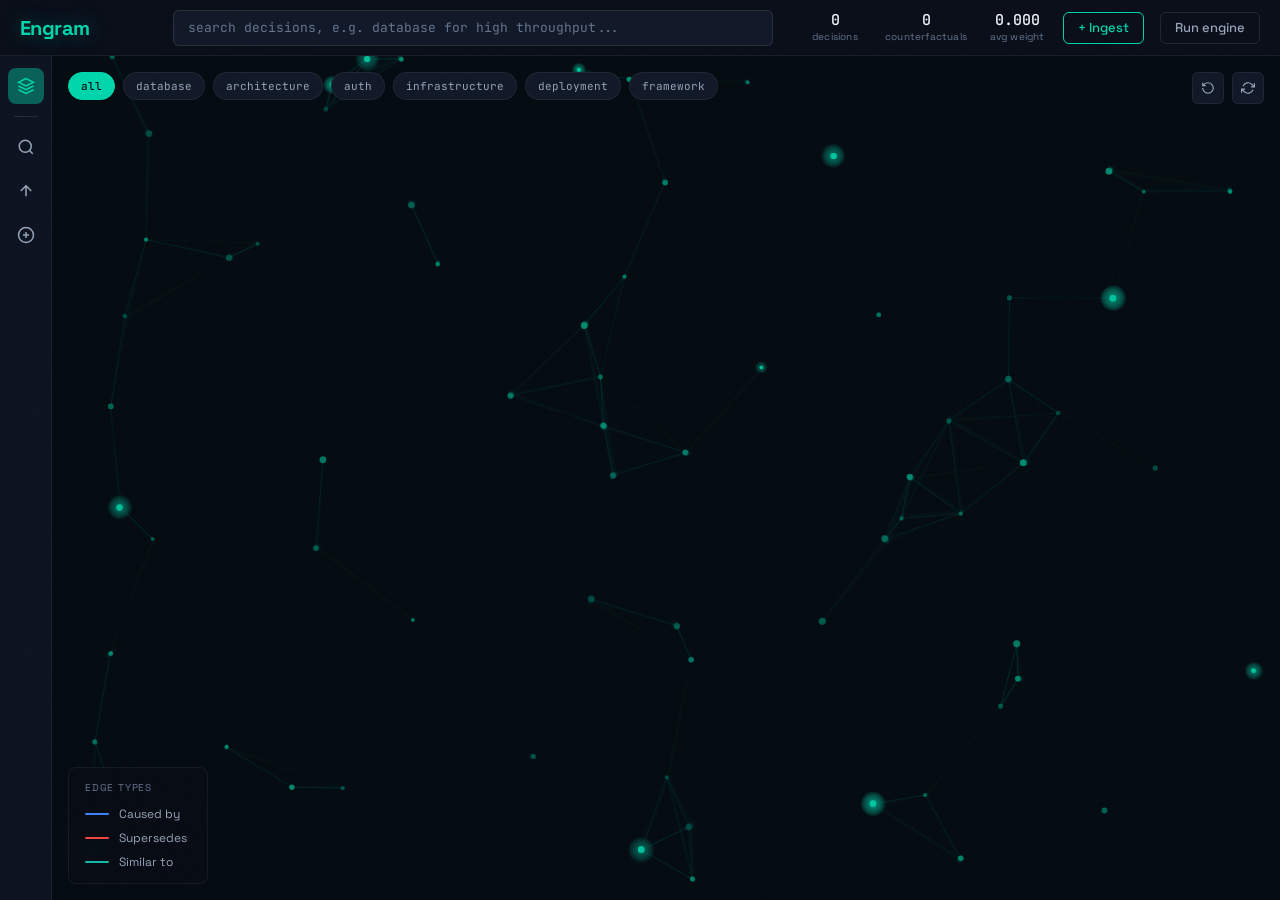
<file: frontend/index.html>
<!DOCTYPE html>
<html lang="en">
<head>
  <meta charset="UTF-8">
  <meta name="viewport" content="width=device-width, initial-scale=1.0">
  <title>Engram — Causal Knowledge Graph</title>
  <link rel="preconnect" href="https://fonts.googleapis.com">
  <link rel="preconnect" href="https://fonts.gstatic.com" crossorigin>
  <link href="https://fonts.googleapis.com/css2?family=Space+Grotesk:wght@400;500;600;700&family=JetBrains+Mono:wght@400;500&display=swap" rel="stylesheet">
  <link rel="stylesheet" href="css/base.css">
  <link rel="stylesheet" href="css/layout.css">
  <link rel="stylesheet" href="css/graph.css">
  <link rel="stylesheet" href="css/components.css">
</head>
<body>
  <!-- Grain Overlay -->
  <div class="grain-overlay"></div>

  <!-- Header -->
  <header class="header">
    <div class="header-left">
      <span class="logo">Engram</span>
    </div>
    <div class="header-center">
      <div class="search-container">
        <input type="text" class="search-input" placeholder="search decisions, e.g. database for high throughput...">
        <div class="search-scan-line"></div>
      </div>
    </div>
    <div class="header-right">
      <div class="stats-row">
        <div class="stat"><span class="stat-value" id="stat-decisions">0</span><span class="stat-label">decisions</span></div>
        <div class="stat"><span class="stat-value" id="stat-counterfactuals">0</span><span class="stat-label">counterfactuals</span></div>
        <div class="stat"><span class="stat-value" id="stat-weight">0.000</span><span class="stat-label">avg weight</span></div>
      </div>
      <button class="btn btn-accent btn-bordered" id="btn-ingest">+ Ingest</button>
      <button class="btn btn-ghost" id="btn-run-engine">Run engine</button>
    </div>
  </header>

  <!-- Left Rail -->
  <nav class="rail">
    <div class="rail-group">
      <button class="rail-btn active" data-mode="graph" title="Graph view">
        <svg viewBox="0 0 24 24" width="18" height="18"><path d="M12 2L2 7l10 5 10-5-10-5zM2 17l10 5 10-5M2 12l10 5 10-5" fill="none" stroke="currentColor" stroke-width="2"/></svg>
      </button>
    </div>
    <div class="rail-divider"></div>
    <div class="rail-group">
      <button class="rail-btn" data-mode="search" title="Search">
        <svg viewBox="0 0 24 24" width="18" height="18"><circle cx="11" cy="11" r="8" fill="none" stroke="currentColor" stroke-width="2"/><path d="M21 21l-4.35-4.35" fill="none" stroke="currentColor" stroke-width="2"/></svg>
      </button>
      <button class="rail-btn" data-mode="ingest" title="Ingest">
        <svg viewBox="0 0 24 24" width="18" height="18"><path d="M12 19V5M5 12l7-7 7 7" fill="none" stroke="currentColor" stroke-width="2"/></svg>
      </button>
      <button class="rail-btn" data-mode="capture" title="Capture">
        <svg viewBox="0 0 24 24" width="18" height="18"><circle cx="12" cy="12" r="10" fill="none" stroke="currentColor" stroke-width="2"/><path d="M12 8v8M8 12h8" fill="none" stroke="currentColor" stroke-width="2"/></svg>
      </button>
    </div>
  </nav>

  <!-- Main Canvas -->
  <main class="canvas">
    <canvas id="neural-bg"></canvas>
    <svg id="graph-svg"></svg>
    
    <!-- Filter Pills -->
    <div class="filter-pills">
      <button class="pill active" data-domain="all">All</button>
      <button class="pill" data-domain="database">Database</button>
      <button class="pill" data-domain="architecture">Architecture</button>
      <button class="pill" data-domain="authentication">Auth</button>
      <button class="pill" data-domain="infrastructure">Infrastructure</button>
      <button class="pill" data-domain="deployment">Deployment</button>
      <button class="pill" data-domain="framework">Framework</button>
    </div>

    <!-- Graph Toolbar -->
    <div class="graph-toolbar">
      <button class="toolbar-btn" id="btn-reset-view" title="Reset view">
        <svg viewBox="0 0 24 24" width="14" height="14"><path d="M3 12a9 9 0 1 0 9-9 9.75 9.75 0 0 0-6.74 2.74L3 8" fill="none" stroke="currentColor" stroke-width="2"/><path d="M3 3v5h5" fill="none" stroke="currentColor" stroke-width="2"/></svg>
      </button>
      <button class="toolbar-btn" id="btn-refresh" title="Refresh">
        <svg viewBox="0 0 24 24" width="14" height="14"><path d="M23 4v6h-6M1 20v-6h6" fill="none" stroke="currentColor" stroke-width="2"/><path d="M3.51 9a9 9 0 0 1 14.85-3.36L23 10M1 14l4.64 4.36A9 9 0 0 0 20.49 15" fill="none" stroke="currentColor" stroke-width="2"/></svg>
      </button>
    </div>

    <!-- Legend -->
    <div class="legend">
      <div class="legend-title">Edge Types</div>
      <div class="legend-item"><span class="legend-line caused-by"></span>Caused by</div>
      <div class="legend-item"><span class="legend-line supersedes"></span>Supersedes</div>
      <div class="legend-item"><span class="legend-line similar-to"></span>Similar to</div>
    </div>
  </main>

  <!-- Right Panel -->
  <aside class="panel" id="panel">
    <div class="panel-header">
      <h2 class="panel-title" id="panel-title">Details</h2>
      <button class="panel-close" id="panel-close">✕</button>
    </div>
    <div class="panel-body" id="panel-body">
      <!-- Dynamic content -->
    </div>
  </aside>

  <!-- Tooltip -->
  <div class="tooltip" id="tooltip"></div>

  <!-- Scripts -->
  <script src="https://d3js.org/d3.v7.min.js"></script>
  <script src="js/api.js"></script>
  <script src="js/neural-bg.js"></script>
  <script src="js/graph.js"></script>
  <script src="js/panels.js"></script>
  <script src="js/search.js"></script>
  <script src="js/ingest.js"></script>
  <script src="js/app.js"></script>
</body>
</html>
</file>
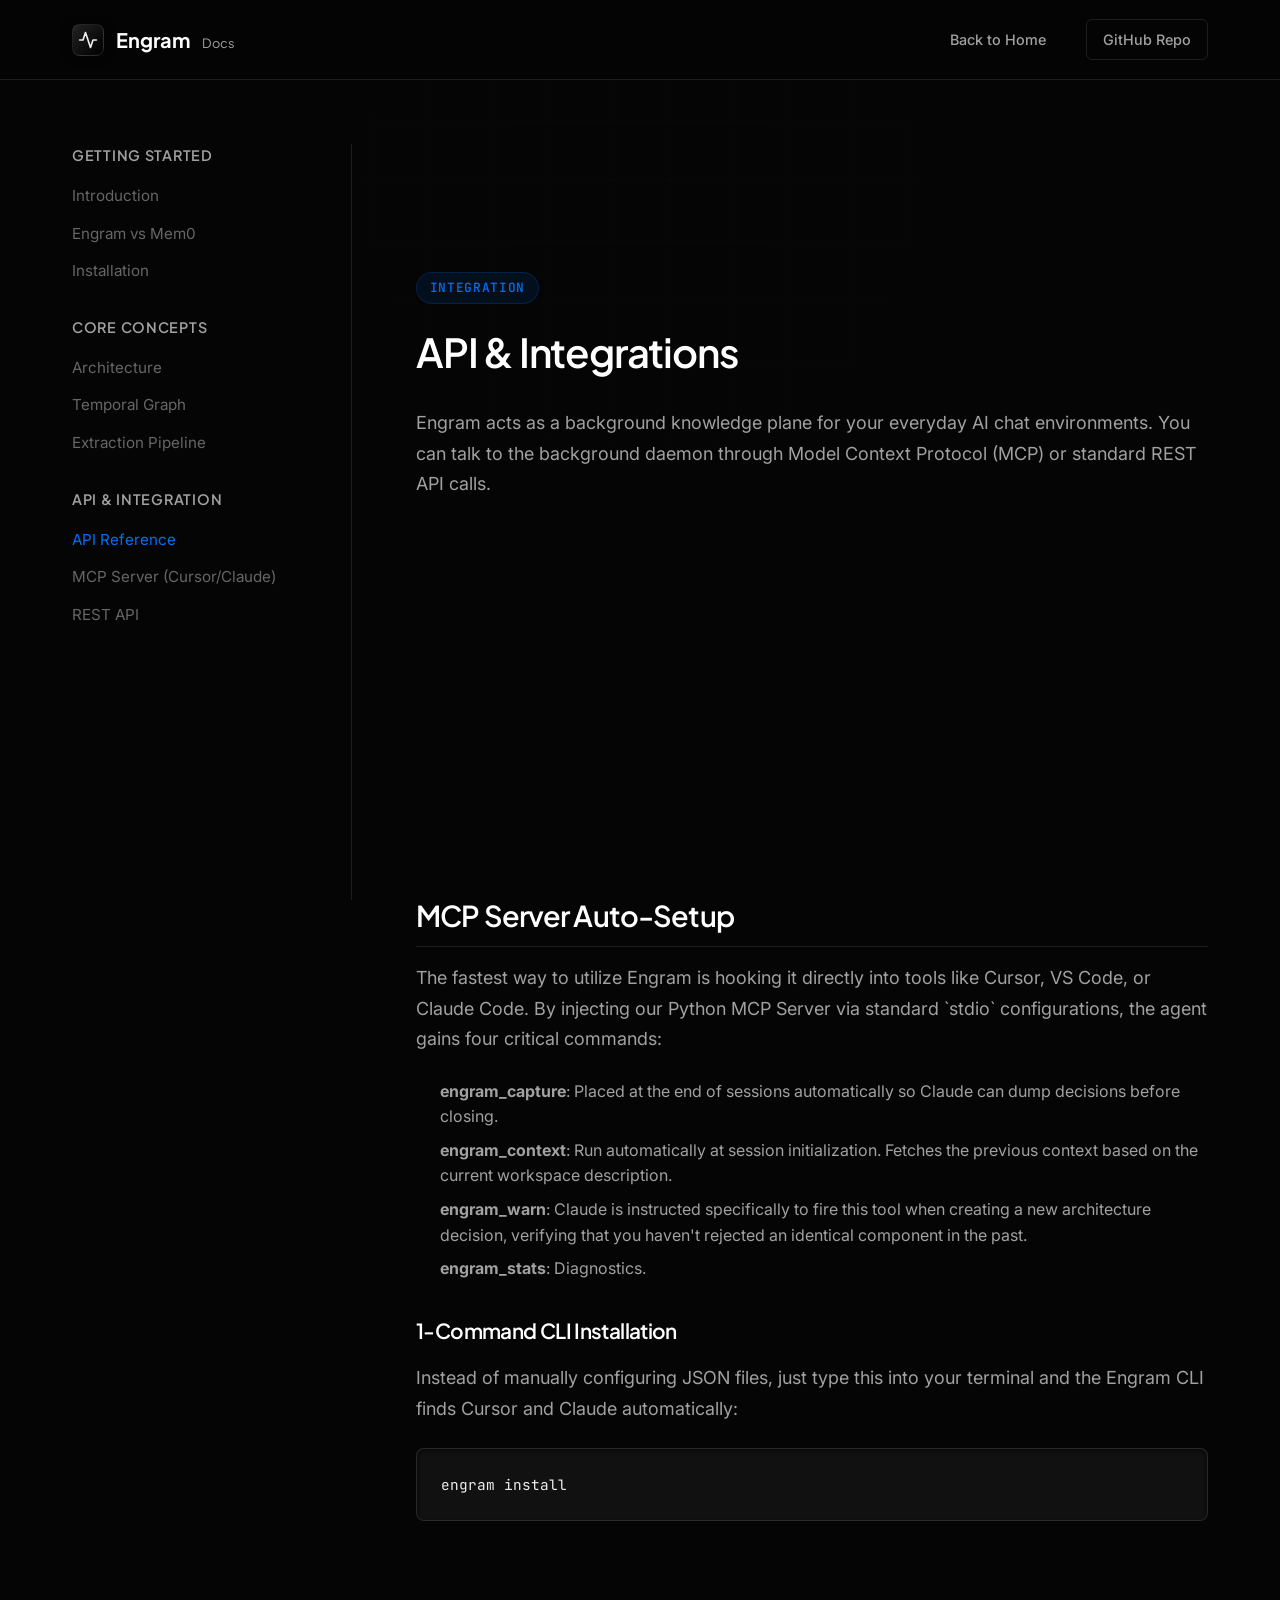
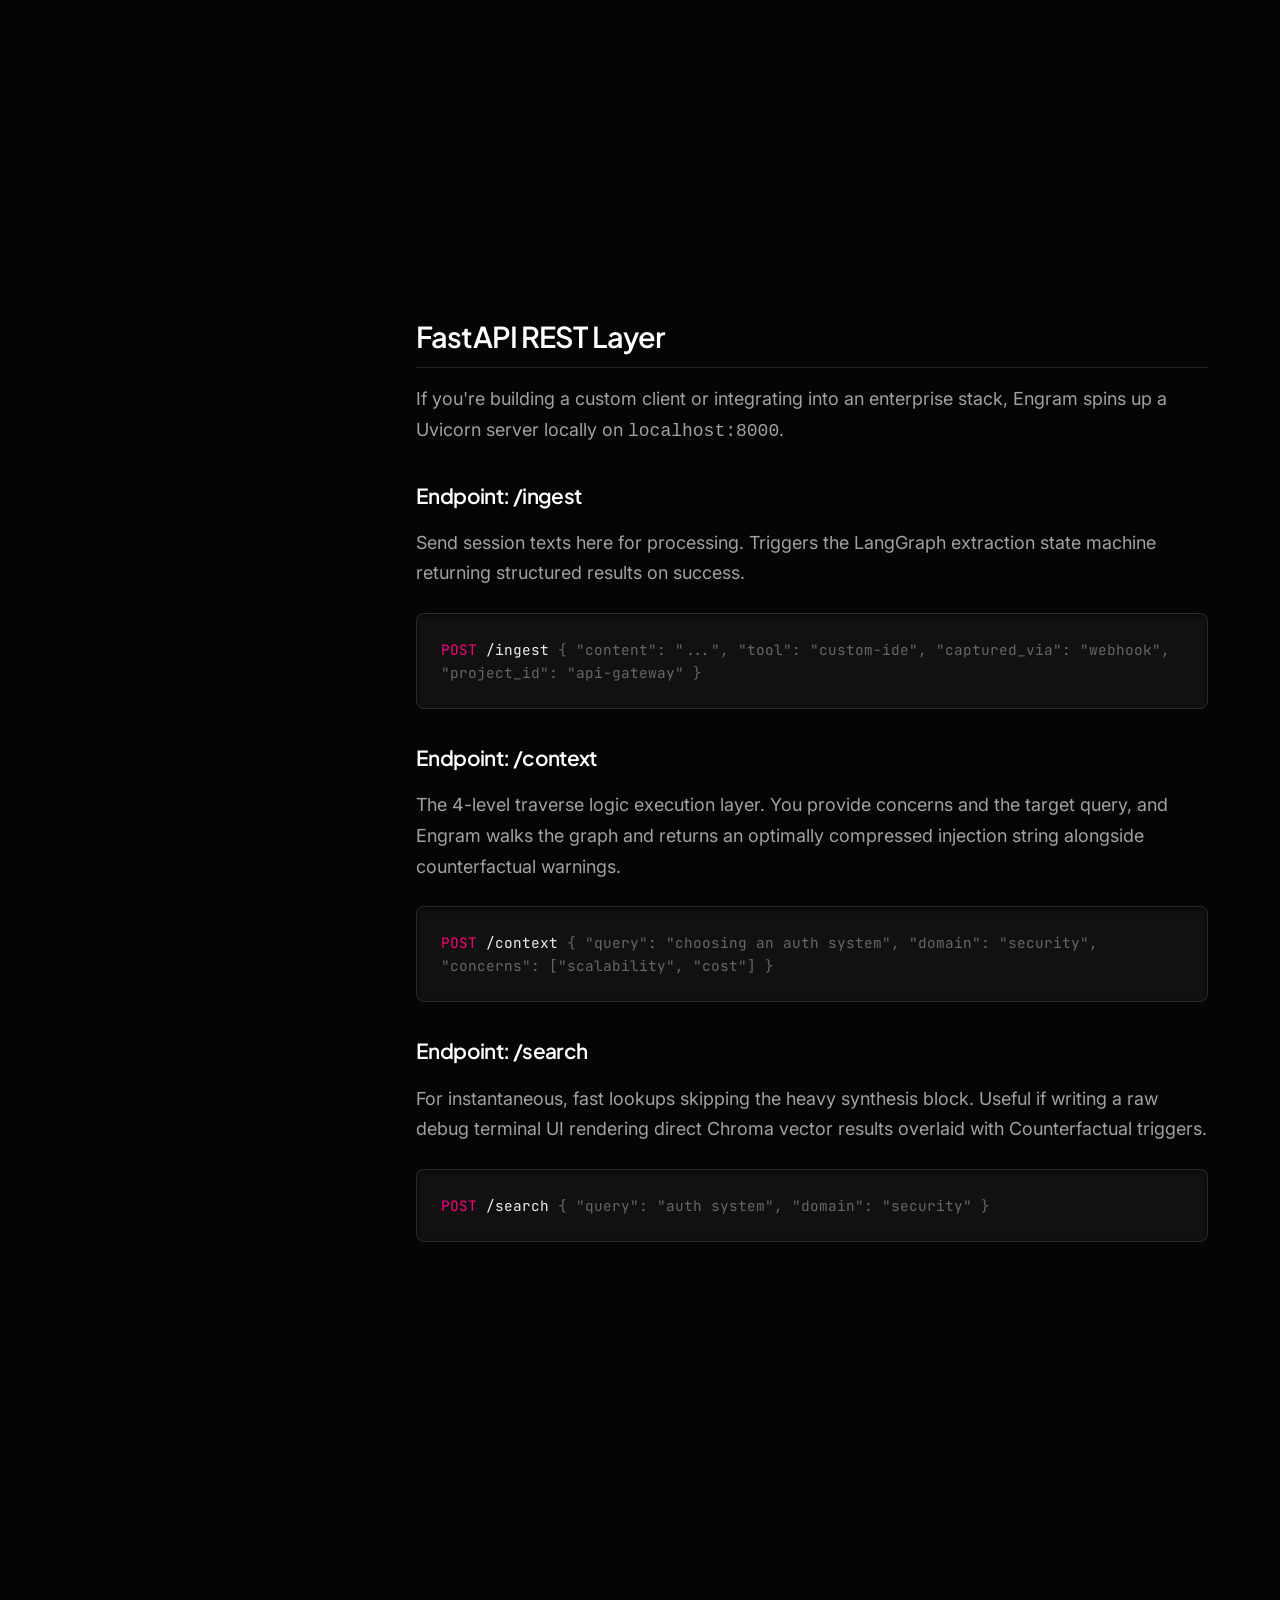
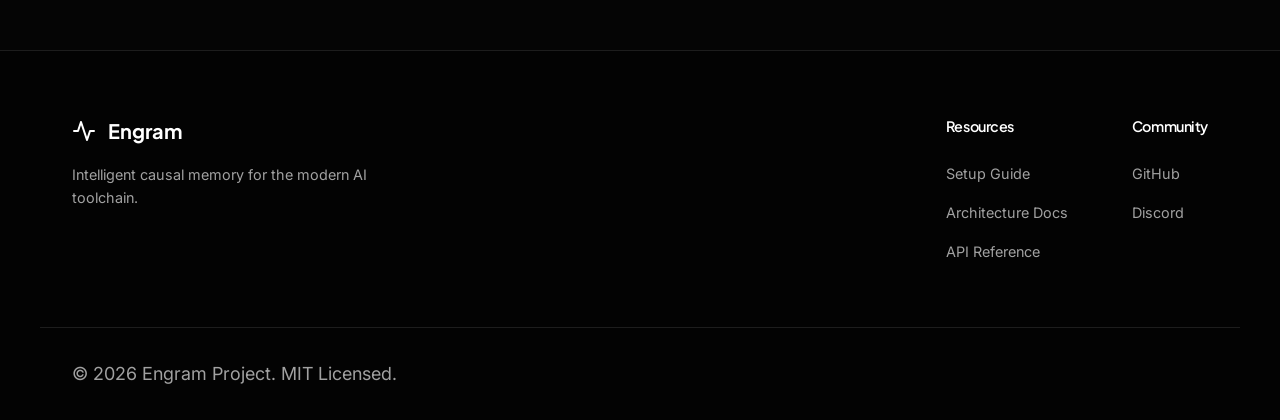
<file: website/docs-api.html>
<!DOCTYPE html>
<html lang="en">
<head>
  <meta charset="UTF-8" />
  <meta name="viewport" content="width=device-width, initial-scale=1.0" />
  <title>API & Integration Docs &mdash; Engram</title>
  <link rel="stylesheet" href="style.css" />
  <link rel="preconnect" href="https://fonts.googleapis.com" />
  <link rel="preconnect" href="https://fonts.gstatic.com" crossorigin />
  <link href="https://fonts.googleapis.com/css2?family=Plus+Jakarta+Sans:wght@400;500;600&family=Inter:wght@300;400;500;600;700;800&family=JetBrains+Mono:wght@400;500&display=swap" rel="stylesheet" />
</head>
<body data-bg="#050505">
  <!-- Ambient Background Elements -->
  <div class="bg-grid"></div>

  <!-- Navigation -->
  <nav class="navbar scrolled" id="navbar">
    <div class="container nav-content">
      <a href="index.html" class="logo magnetic">
        <div class="logo-icon">
          <svg fill="none" stroke="currentColor" viewBox="0 0 24 24" width="20" height="20" stroke-width="2" stroke-linecap="round" stroke-linejoin="round">
            <polyline points="22 12 18 12 15 21 9 3 6 12 2 12"></polyline>
          </svg>
        </div>
        <span>Engram <span style="font-size: 0.8rem; font-weight: 400; color: var(--text-secondary); margin-left: 0.5rem">Docs</span></span>
      </a>
      <ul class="nav-links">
        <li><a class="magnetic-text" href="index.html">Back to Home</a></li>
        <li>
          <a href="https://github.com/bitphonix/Engram" class="btn btn-nav magnetic" target="_blank">
            <span>GitHub Repo</span>
          </a>
        </li>
      </ul>
    </div>
  </nav>

  <div class="container docs-layout">
    <!-- Sidebar -->
    <aside class="docs-sidebar">
      <h3>Getting Started</h3>
      <ul>
        <li><a href="docs.html">Introduction</a></li>
        <li><a href="docs.html#comparison">Engram vs Mem0</a></li>
        <li><a href="docs.html#setup">Installation</a></li>
      </ul>

      <h3>Core Concepts</h3>
      <ul>
        <li><a href="docs-architecture.html">Architecture</a></li>
        <li><a href="docs-architecture.html#graph-model">Temporal Graph</a></li>
        <li><a href="docs-architecture.html#extraction">Extraction Pipeline</a></li>
      </ul>

      <h3>API & Integration</h3>
      <ul>
        <li><a href="docs-api.html" class="active">API Reference</a></li>
        <li><a href="#mcp">MCP Server (Cursor/Claude)</a></li>
        <li><a href="#rest">REST API</a></li>
      </ul>
    </aside>

    <!-- Content -->
    <main class="docs-content">
      <section id="api" class="docs-section">
        <div class="badge-tag">Integration</div>
        <h1>API & Integrations</h1>
        <p>Engram acts as a background knowledge plane for your everyday AI chat environments. You can talk to the background daemon through Model Context Protocol (MCP) or standard REST API calls.</p>
      </section>

      <section id="mcp" class="docs-section">
        <h2>MCP Server Auto-Setup</h2>
        <p>The fastest way to utilize Engram is hooking it directly into tools like Cursor, VS Code, or Claude Code. By injecting our Python MCP Server via standard `stdio` configurations, the agent gains four critical commands:</p>

        <ul>
          <li><strong>engram_capture</strong>: Placed at the end of sessions automatically so Claude can dump decisions before closing.</li>
          <li><strong>engram_context</strong>: Run automatically at session initialization. Fetches the previous context based on the current workspace description.</li>
          <li><strong>engram_warn</strong>: Claude is instructed specifically to fire this tool when creating a new architecture decision, verifying that you haven't rejected an identical component in the past.</li>
          <li><strong>engram_stats</strong>: Diagnostics.</li>
        </ul>

        <h3>1-Command CLI Installation</h3>
        <p>Instead of manually configuring JSON files, just type this into your terminal and the Engram CLI finds Cursor and Claude automatically:</p>
        <div class="docs-code">
engram install
        </div>
      </section>

      <section id="rest" class="docs-section">
        <h2>FastAPI REST Layer</h2>
        <p>If you're building a custom client or integrating into an enterprise stack, Engram spins up a Uvicorn server locally on <code>localhost:8000</code>.</p>

        <h3>Endpoint: /ingest</h3>
        <p>Send session texts here for processing. Triggers the LangGraph extraction state machine returning structured results on success.</p>
        <div class="docs-code">
<span class="keyword">POST</span> /ingest
<span class="comment">{
  "content": "...",
  "tool": "custom-ide",
  "captured_via": "webhook",
  "project_id": "api-gateway"
}</span>
        </div>

        <h3>Endpoint: /context</h3>
        <p>The 4-level traverse logic execution layer. You provide concerns and the target query, and Engram walks the graph and returns an optimally compressed injection string alongside counterfactual warnings.</p>
        <div class="docs-code">
<span class="keyword">POST</span> /context
<span class="comment">{
  "query": "choosing an auth system",
  "domain": "security",
  "concerns": ["scalability", "cost"]
}</span>
        </div>

        <h3>Endpoint: /search</h3>
        <p>For instantaneous, fast lookups skipping the heavy synthesis block. Useful if writing a raw debug terminal UI rendering direct Chroma vector results overlaid with Counterfactual triggers.</p>
        <div class="docs-code">
<span class="keyword">POST</span> /search
<span class="comment">{
  "query": "auth system",
  "domain": "security"
}</span>
        </div>
      </section>

    </main>
  </div>

  <!-- Footer -->
  <footer class="footer">
    <div class="container footer-content">
      <div class="footer-brand">
        <div class="logo">
          <svg fill="none" stroke="currentColor" viewBox="0 0 24 24" width="24" height="24" stroke-width="2" stroke-linecap="round" stroke-linejoin="round">
            <polyline points="22 12 18 12 15 21 9 3 6 12 2 12"></polyline>
          </svg>
          <span>Engram</span>
        </div>
        <p class="footer-desc">Intelligent causal memory for the modern AI toolchain.</p>
      </div>
      <div class="footer-links">
        <div class="link-col">
          <h4>Resources</h4>
          <a href="docs.html" class="magnetic-text">Setup Guide</a>
          <a href="docs-architecture.html" class="magnetic-text">Architecture Docs</a>
          <a href="docs-api.html" class="magnetic-text">API Reference</a>
        </div>
        <div class="link-col">
          <h4>Community</h4>
          <a href="https://github.com/bitphonix/Engram" class="magnetic-text">GitHub</a>
          <a href="#" class="magnetic-text">Discord</a>
        </div>
      </div>
    </div>
    <div class="container footer-bottom">
      <p>&copy; 2026 Engram Project. MIT Licensed.</p>
    </div>
  </footer>

</body>
</html>
</file>
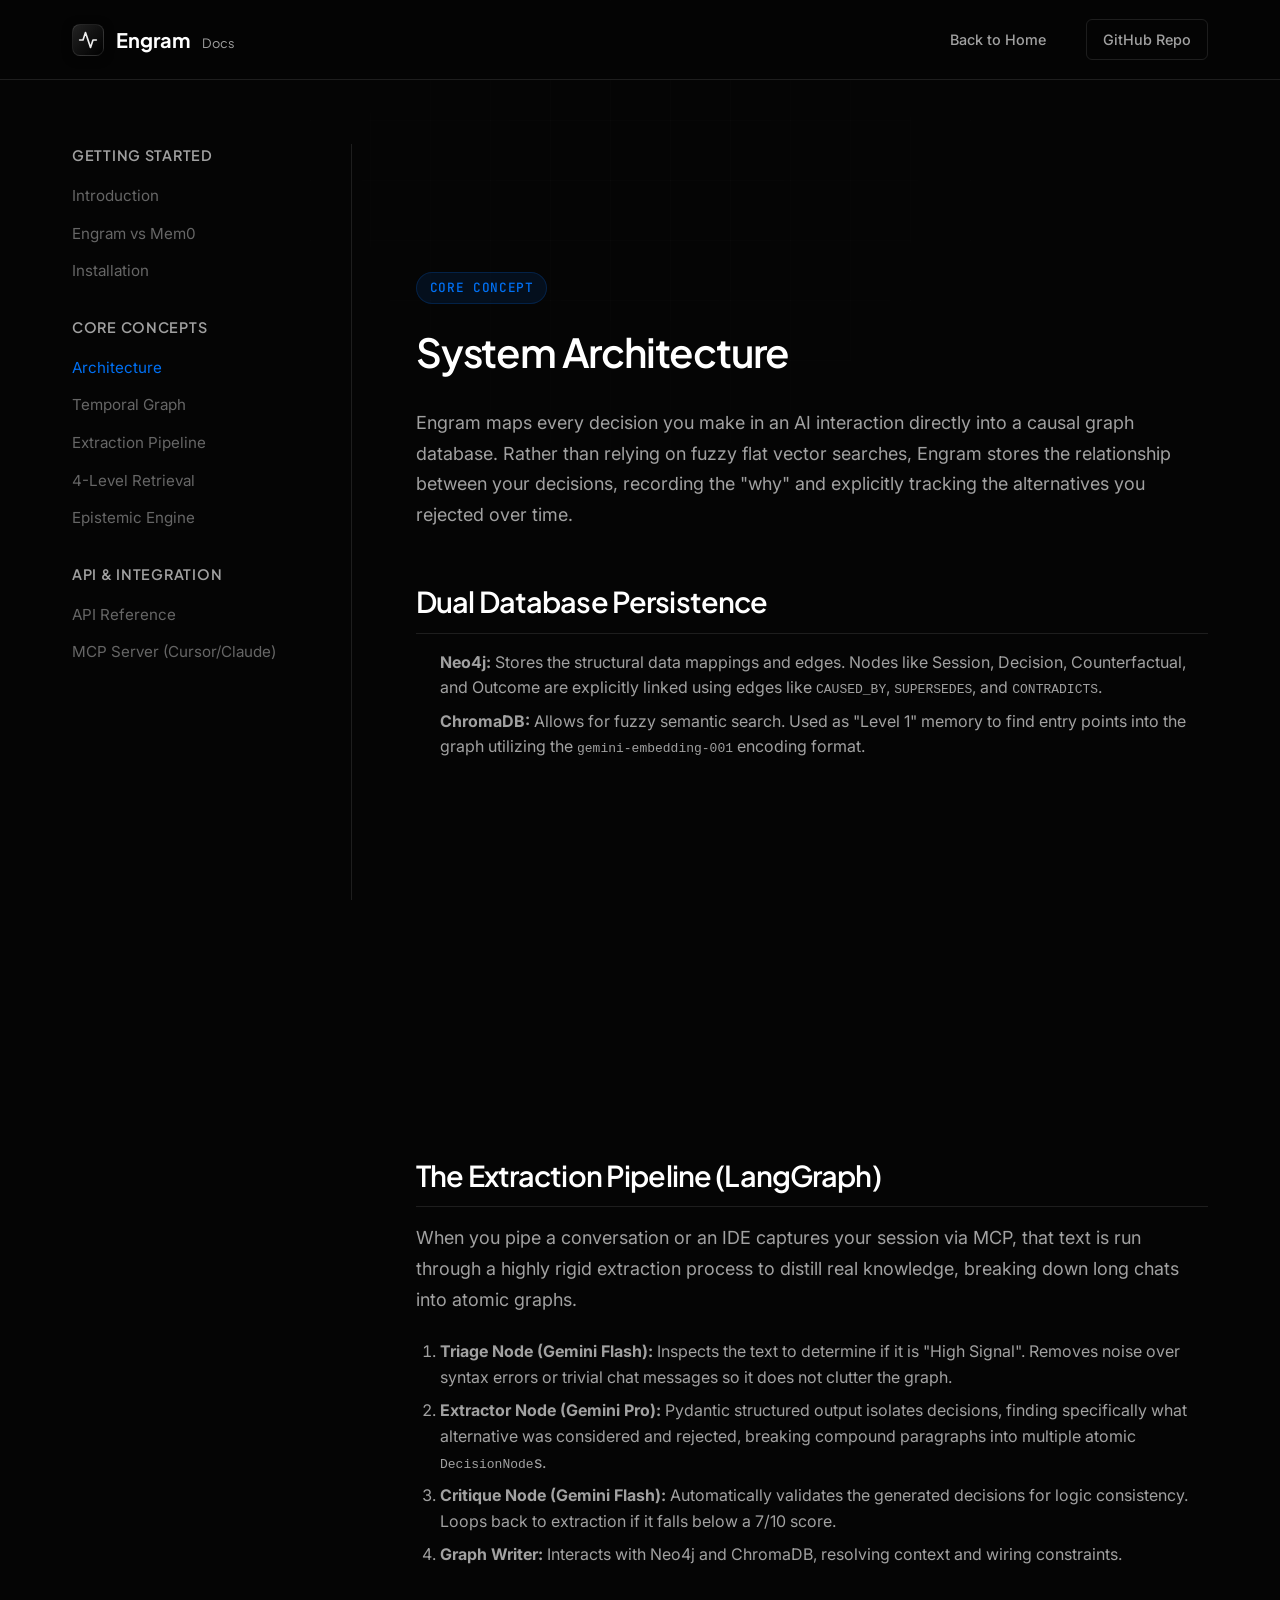
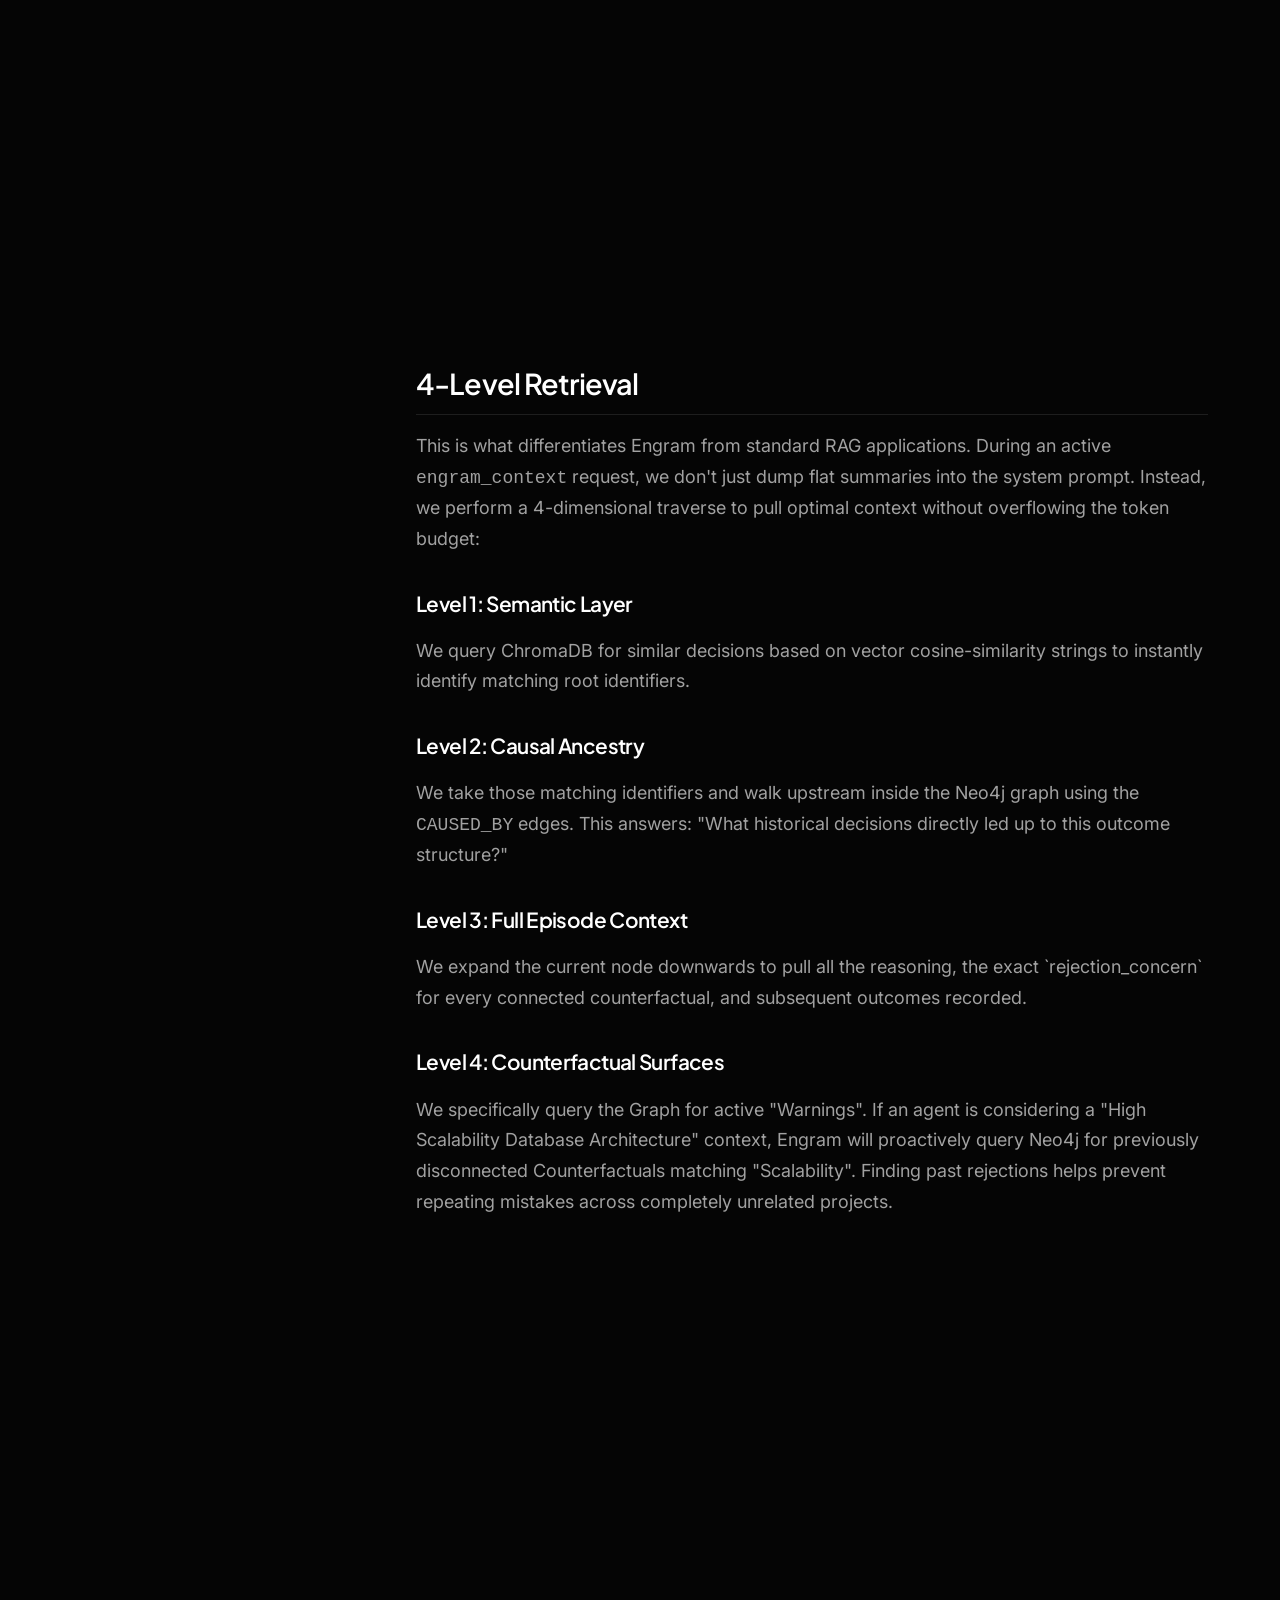
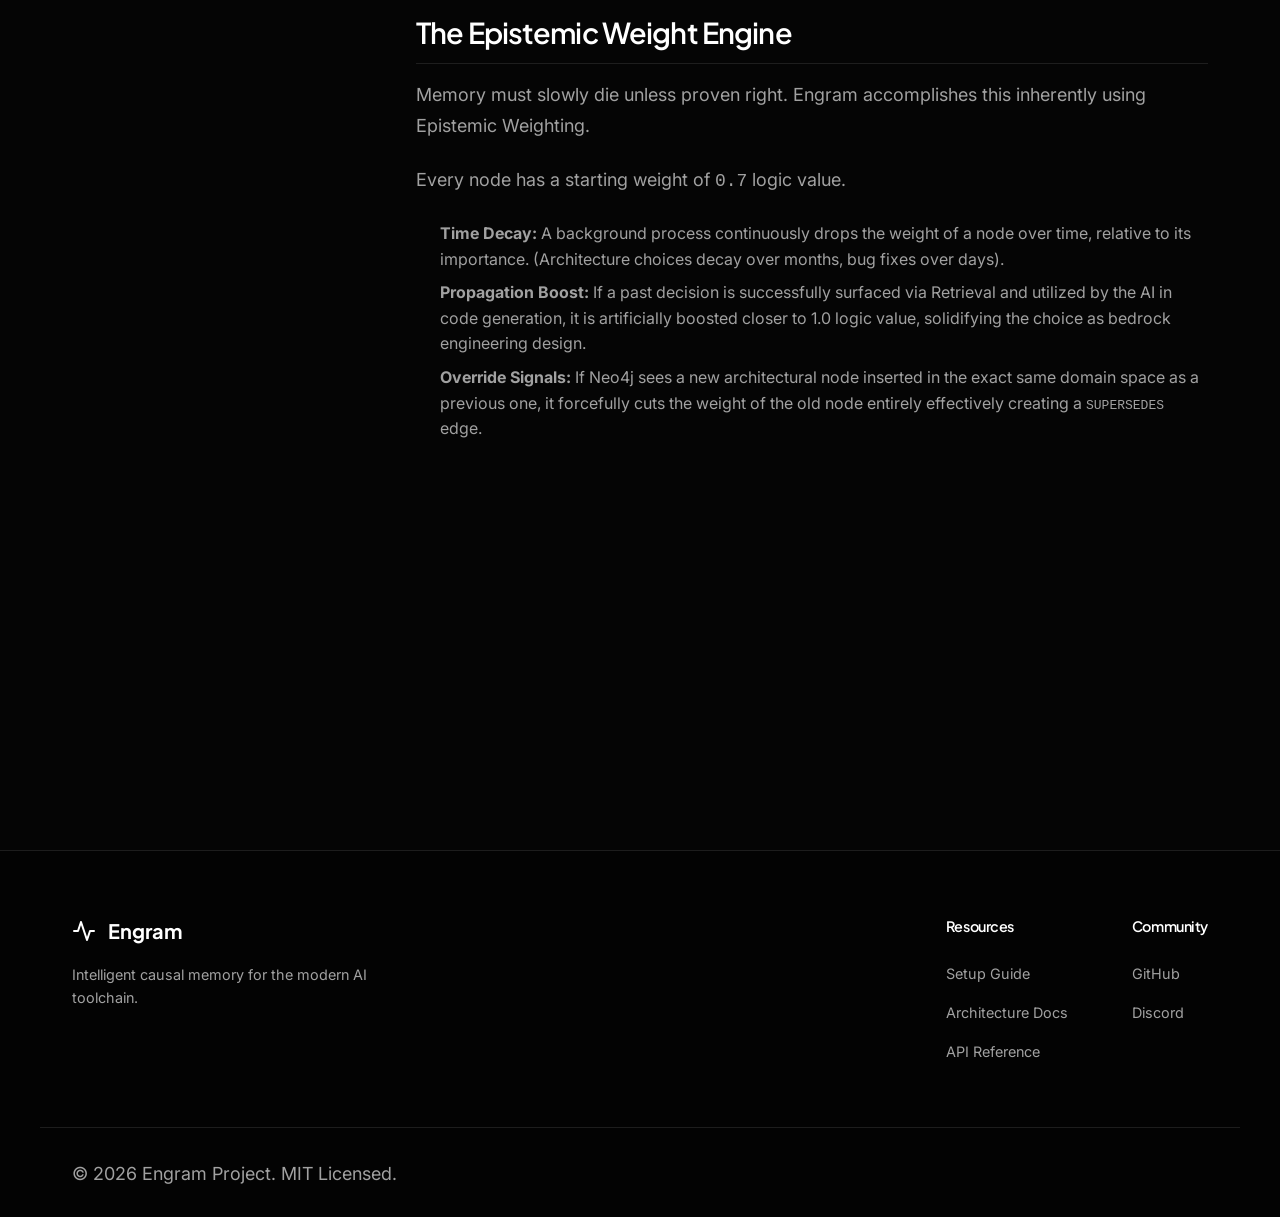
<file: website/docs-architecture.html>
<!DOCTYPE html>
<html lang="en">
<head>
  <meta charset="UTF-8" />
  <meta name="viewport" content="width=device-width, initial-scale=1.0" />
  <title>Architecture Docs &mdash; Engram</title>
  <link rel="stylesheet" href="style.css" />
  <link rel="preconnect" href="https://fonts.googleapis.com" />
  <link rel="preconnect" href="https://fonts.gstatic.com" crossorigin />
  <link href="https://fonts.googleapis.com/css2?family=Plus+Jakarta+Sans:wght@400;500;600&family=Inter:wght@300;400;500;600;700;800&family=JetBrains+Mono:wght@400;500&display=swap" rel="stylesheet" />
</head>
<body data-bg="#050505">
  <!-- Ambient Background Elements -->
  <div class="bg-grid"></div>

  <!-- Navigation -->
  <nav class="navbar scrolled" id="navbar">
    <div class="container nav-content">
      <a href="index.html" class="logo magnetic">
        <div class="logo-icon">
          <svg fill="none" stroke="currentColor" viewBox="0 0 24 24" width="20" height="20" stroke-width="2" stroke-linecap="round" stroke-linejoin="round">
            <polyline points="22 12 18 12 15 21 9 3 6 12 2 12"></polyline>
          </svg>
        </div>
        <span>Engram <span style="font-size: 0.8rem; font-weight: 400; color: var(--text-secondary); margin-left: 0.5rem">Docs</span></span>
      </a>
      <ul class="nav-links">
        <li><a class="magnetic-text" href="index.html">Back to Home</a></li>
        <li>
          <a href="https://github.com/bitphonix/Engram" class="btn btn-nav magnetic" target="_blank">
            <span>GitHub Repo</span>
          </a>
        </li>
      </ul>
    </div>
  </nav>

  <div class="container docs-layout">
    <!-- Sidebar -->
    <aside class="docs-sidebar">
      <h3>Getting Started</h3>
      <ul>
        <li><a href="docs.html">Introduction</a></li>
        <li><a href="docs.html#comparison">Engram vs Mem0</a></li>
        <li><a href="docs.html#setup">Installation</a></li>
      </ul>

      <h3>Core Concepts</h3>
      <ul>
        <li><a href="docs-architecture.html" class="active">Architecture</a></li>
        <li><a href="#graph-model">Temporal Graph</a></li>
        <li><a href="#extraction">Extraction Pipeline</a></li>
        <li><a href="#retrieval">4-Level Retrieval</a></li>
        <li><a href="#weight-engine">Epistemic Engine</a></li>
      </ul>

      <h3>API & Integration</h3>
      <ul>
        <li><a href="docs-api.html">API Reference</a></li>
        <li><a href="docs-api.html#mcp">MCP Server (Cursor/Claude)</a></li>
      </ul>
    </aside>

    <!-- Content -->
    <main class="docs-content">
      <section id="architecture" class="docs-section">
        <div class="badge-tag">Core Concept</div>
        <h1>System Architecture</h1>
        <p>Engram maps every decision you make in an AI interaction directly into a causal graph database. Rather than relying on fuzzy flat vector searches, Engram stores the relationship between your decisions, recording the "why" and explicitly tracking the alternatives you rejected over time.</p>
        
        <h2>Dual Database Persistence</h2>
        <ul>
          <li><strong>Neo4j:</strong> Stores the structural data mappings and edges. Nodes like Session, Decision, Counterfactual, and Outcome are explicitly linked using edges like <code>CAUSED_BY</code>, <code>SUPERSEDES</code>, and <code>CONTRADICTS</code>.</li>
          <li><strong>ChromaDB:</strong> Allows for fuzzy semantic search. Used as "Level 1" memory to find entry points into the graph utilizing the <code>gemini-embedding-001</code> encoding format.</li>
        </ul>
      </section>

      <section id="extraction" class="docs-section">
        <h2>The Extraction Pipeline (LangGraph)</h2>
        <p>When you pipe a conversation or an IDE captures your session via MCP, that text is run through a highly rigid extraction process to distill real knowledge, breaking down long chats into atomic graphs.</p>
        
        <ol>
          <li><strong>Triage Node (Gemini Flash):</strong> Inspects the text to determine if it is "High Signal". Removes noise over syntax errors or trivial chat messages so it does not clutter the graph.</li>
          <li><strong>Extractor Node (Gemini Pro):</strong> Pydantic structured output isolates decisions, finding specifically what alternative was considered and rejected, breaking compound paragraphs into multiple atomic <code>DecisionNode</code>s.</li>
          <li><strong>Critique Node (Gemini Flash):</strong> Automatically validates the generated decisions for logic consistency. Loops back to extraction if it falls below a 7/10 score.</li>
          <li><strong>Graph Writer:</strong> Interacts with Neo4j and ChromaDB, resolving context and wiring constraints.</li>
        </ol>
      </section>

      <section id="retrieval" class="docs-section">
        <h2>4-Level Retrieval</h2>
        <p>This is what differentiates Engram from standard RAG applications. During an active <code>engram_context</code> request, we don't just dump flat summaries into the system prompt. Instead, we perform a 4-dimensional traverse to pull optimal context without overflowing the token budget:</p>

        <h3>Level 1: Semantic Layer</h3>
        <p>We query ChromaDB for similar decisions based on vector cosine-similarity strings to instantly identify matching root identifiers.</p>

        <h3>Level 2: Causal Ancestry</h3>
        <p>We take those matching identifiers and walk upstream inside the Neo4j graph using the <code>CAUSED_BY</code> edges. This answers: "What historical decisions directly led up to this outcome structure?"</p>

        <h3>Level 3: Full Episode Context</h3>
        <p>We expand the current node downwards to pull all the reasoning, the exact `rejection_concern` for every connected counterfactual, and subsequent outcomes recorded.</p>

        <h3>Level 4: Counterfactual Surfaces</h3>
        <p>We specifically query the Graph for active "Warnings". If an agent is considering a "High Scalability Database Architecture" context, Engram will proactively query Neo4j for previously disconnected Counterfactuals matching "Scalability". Finding past rejections helps prevent repeating mistakes across completely unrelated projects.</p>
      </section>

      <section id="weight-engine" class="docs-section">
        <h2>The Epistemic Weight Engine</h2>
        <p>Memory must slowly die unless proven right. Engram accomplishes this inherently using Epistemic Weighting.</p>
        <p>Every node has a starting weight of <code>0.7</code> logic value.</p>
        <ul>
          <li><strong>Time Decay:</strong> A background process continuously drops the weight of a node over time, relative to its importance. (Architecture choices decay over months, bug fixes over days).</li>
          <li><strong>Propagation Boost:</strong> If a past decision is successfully surfaced via Retrieval and utilized by the AI in code generation, it is artificially boosted closer to 1.0 logic value, solidifying the choice as bedrock engineering design.</li>
          <li><strong>Override Signals:</strong> If Neo4j sees a new architectural node inserted in the exact same domain space as a previous one, it forcefully cuts the weight of the old node entirely effectively creating a <code>SUPERSEDES</code> edge.</li>
        </ul>
      </section>

    </main>
  </div>

  <!-- Footer -->
  <footer class="footer">
    <div class="container footer-content">
      <div class="footer-brand">
        <div class="logo">
          <svg fill="none" stroke="currentColor" viewBox="0 0 24 24" width="24" height="24" stroke-width="2" stroke-linecap="round" stroke-linejoin="round">
            <polyline points="22 12 18 12 15 21 9 3 6 12 2 12"></polyline>
          </svg>
          <span>Engram</span>
        </div>
        <p class="footer-desc">Intelligent causal memory for the modern AI toolchain.</p>
      </div>
      <div class="footer-links">
        <div class="link-col">
          <h4>Resources</h4>
          <a href="docs.html" class="magnetic-text">Setup Guide</a>
          <a href="docs-architecture.html" class="magnetic-text">Architecture Docs</a>
          <a href="docs-api.html" class="magnetic-text">API Reference</a>
        </div>
        <div class="link-col">
          <h4>Community</h4>
          <a href="https://github.com/bitphonix/Engram" class="magnetic-text">GitHub</a>
          <a href="#" class="magnetic-text">Discord</a>
        </div>
      </div>
    </div>
    <div class="container footer-bottom">
      <p>&copy; 2026 Engram Project. MIT Licensed.</p>
    </div>
  </footer>

</body>
</html>
</file>
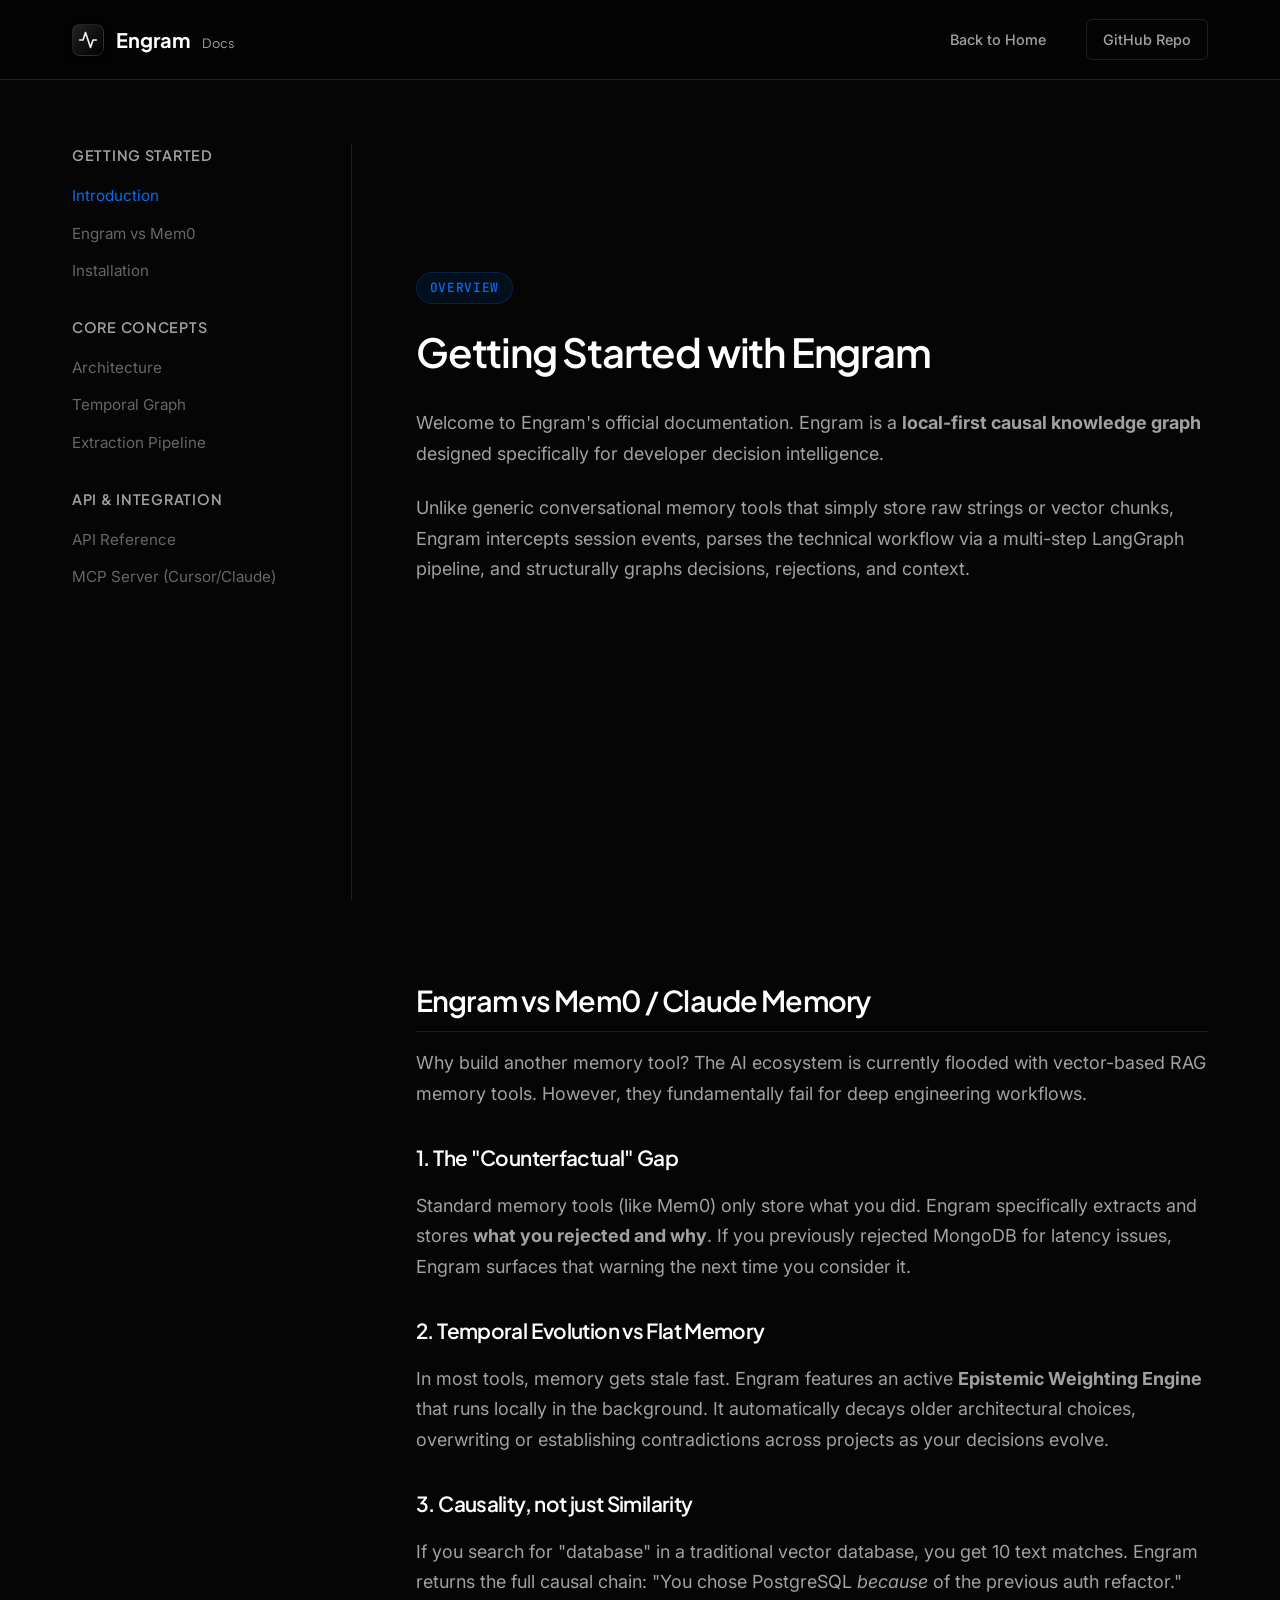
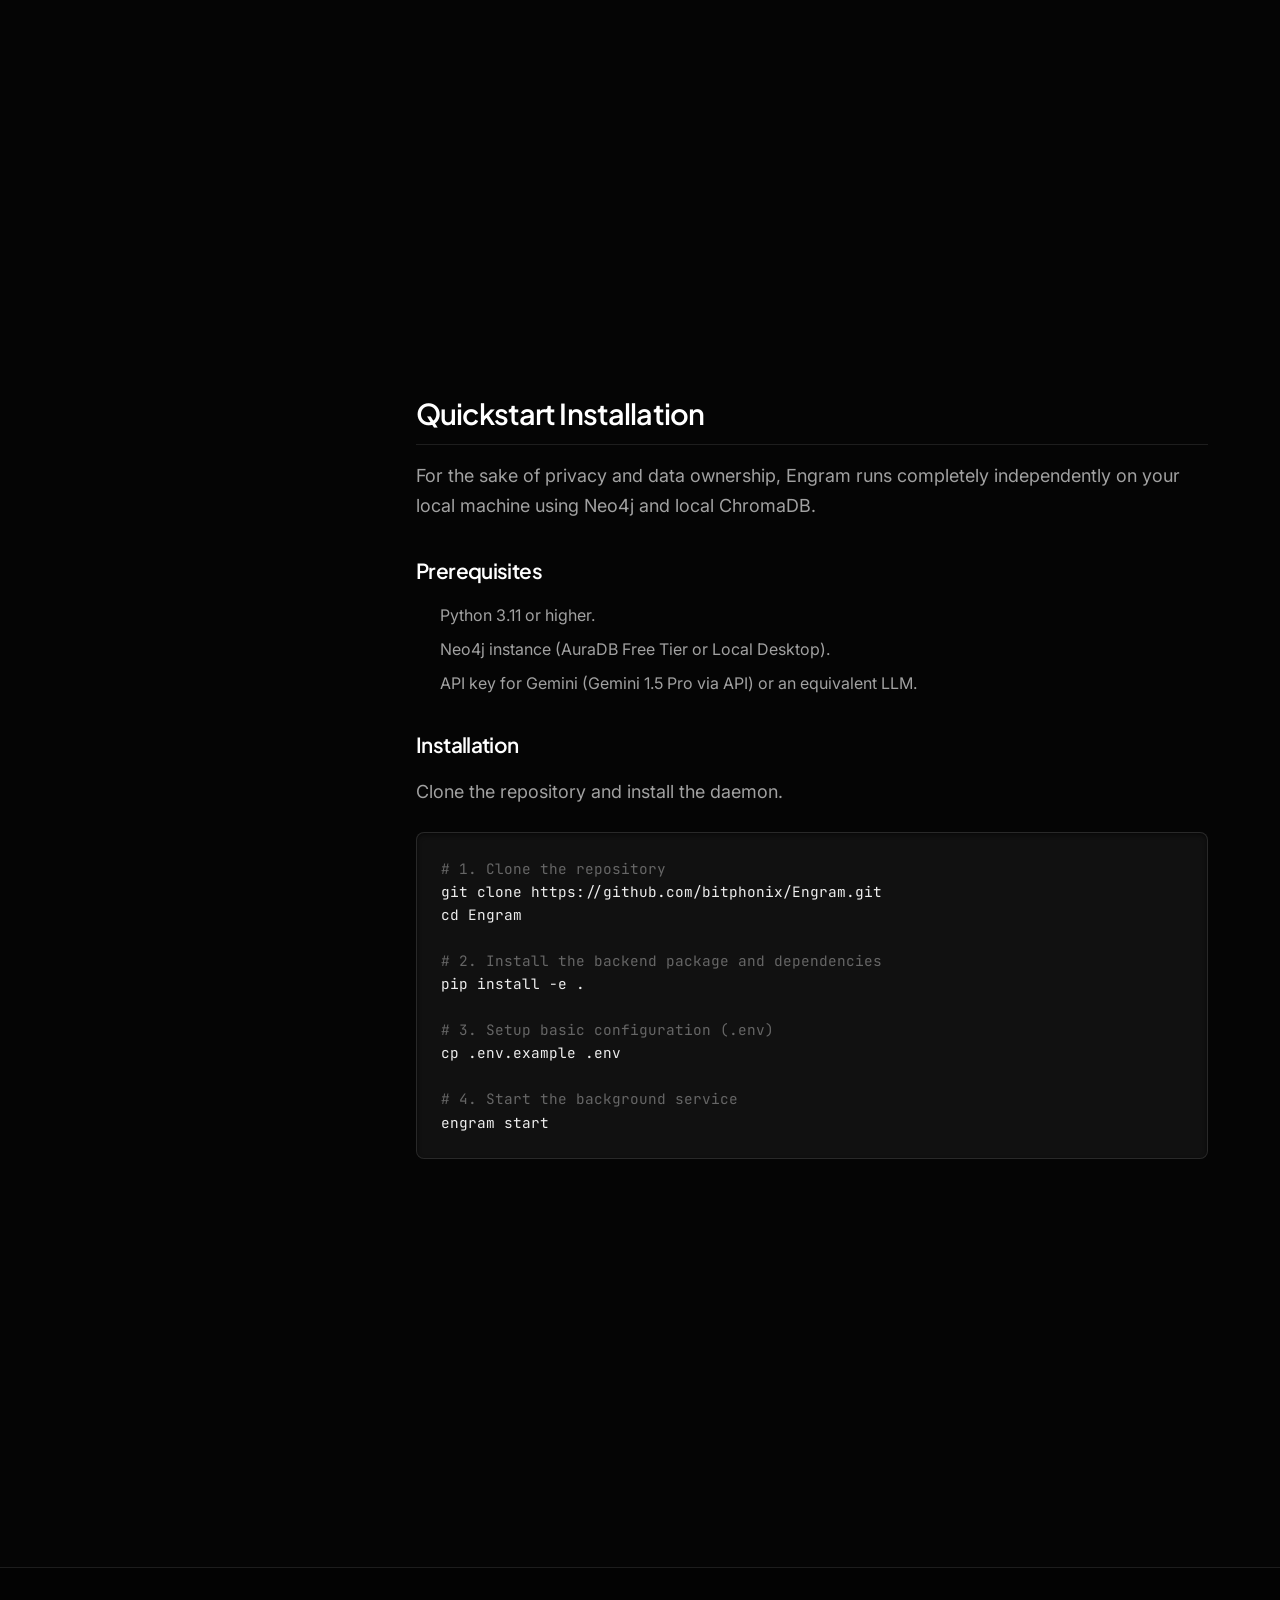
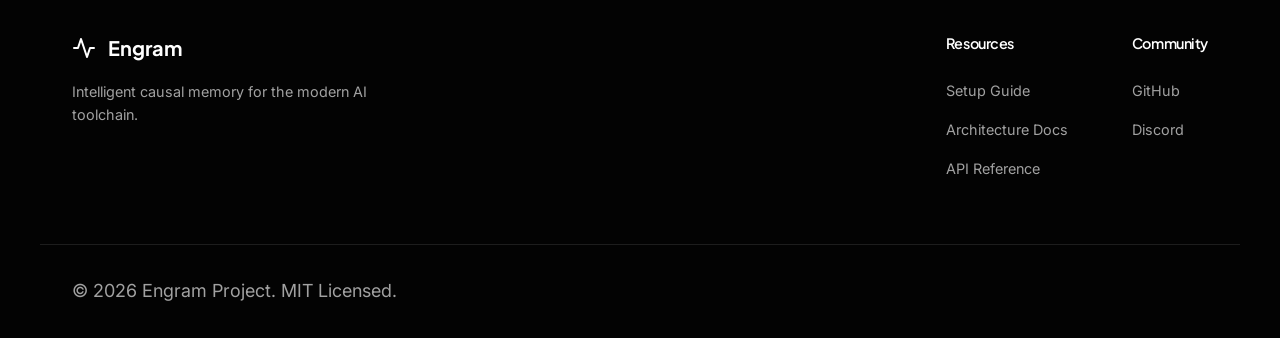
<file: website/docs.html>
<!DOCTYPE html>
<html lang="en">
<head>
  <meta charset="UTF-8" />
  <meta name="viewport" content="width=device-width, initial-scale=1.0" />
  <title>Documentation &mdash; Engram</title>
  <link rel="stylesheet" href="style.css" />
  <link rel="preconnect" href="https://fonts.googleapis.com" />
  <link rel="preconnect" href="https://fonts.gstatic.com" crossorigin />
  <link href="https://fonts.googleapis.com/css2?family=Plus+Jakarta+Sans:wght@400;500;600&family=Inter:wght@300;400;500;600;700;800&family=JetBrains+Mono:wght@400;500&display=swap" rel="stylesheet" />
</head>
<body data-bg="#050505">
  <!-- Ambient Background Elements -->
  <div class="bg-grid"></div>

  <!-- Navigation -->
  <nav class="navbar scrolled" id="navbar">
    <div class="container nav-content">
      <a href="index.html" class="logo magnetic">
        <div class="logo-icon">
          <svg fill="none" stroke="currentColor" viewBox="0 0 24 24" width="20" height="20" stroke-width="2" stroke-linecap="round" stroke-linejoin="round">
            <polyline points="22 12 18 12 15 21 9 3 6 12 2 12"></polyline>
          </svg>
        </div>
        <span>Engram <span style="font-size: 0.8rem; font-weight: 400; color: var(--text-secondary); margin-left: 0.5rem">Docs</span></span>
      </a>
      <ul class="nav-links">
        <li><a class="magnetic-text" href="index.html">Back to Home</a></li>
        <li>
          <a href="https://github.com/bitphonix/Engram" class="btn btn-nav magnetic" target="_blank">
            <span>GitHub Repo</span>
          </a>
        </li>
      </ul>
    </div>
  </nav>

  <div class="container docs-layout">
    <!-- Sidebar -->
    <aside class="docs-sidebar">
      <h3>Getting Started</h3>
      <ul>
        <li><a href="docs.html" class="active">Introduction</a></li>
        <li><a href="docs.html#comparison">Engram vs Mem0</a></li>
        <li><a href="docs.html#setup">Installation</a></li>
      </ul>

      <h3>Core Concepts</h3>
      <ul>
        <li><a href="docs-architecture.html">Architecture</a></li>
        <li><a href="docs-architecture.html#graph-model">Temporal Graph</a></li>
        <li><a href="docs-architecture.html#extraction">Extraction Pipeline</a></li>
      </ul>

      <h3>API & Integration</h3>
      <ul>
        <li><a href="docs-api.html">API Reference</a></li>
        <li><a href="docs-api.html#mcp">MCP Server (Cursor/Claude)</a></li>
      </ul>
    </aside>

    <!-- Content -->
    <main class="docs-content">
      <section id="introduction" class="docs-section">
        <div class="badge-tag">Overview</div>
        <h1>Getting Started with Engram</h1>
        <p>Welcome to Engram's official documentation. Engram is a <strong>local-first causal knowledge graph</strong> designed specifically for developer decision intelligence.</p>
        <p>Unlike generic conversational memory tools that simply store raw strings or vector chunks, Engram intercepts session events, parses the technical workflow via a multi-step LangGraph pipeline, and structurally graphs decisions, rejections, and context.</p>
      </section>

      <section id="comparison" class="docs-section">
        <h2>Engram vs Mem0 / Claude Memory</h2>
        <p>Why build another memory tool? The AI ecosystem is currently flooded with vector-based RAG memory tools. However, they fundamentally fail for deep engineering workflows.</p>

        <h3>1. The "Counterfactual" Gap</h3>
        <p>Standard memory tools (like Mem0) only store what you did. Engram specifically extracts and stores <strong>what you rejected and why</strong>. If you previously rejected MongoDB for latency issues, Engram surfaces that warning the next time you consider it.</p>

        <h3>2. Temporal Evolution vs Flat Memory</h3>
        <p>In most tools, memory gets stale fast. Engram features an active <strong>Epistemic Weighting Engine</strong> that runs locally in the background. It automatically decays older architectural choices, overwriting or establishing contradictions across projects as your decisions evolve.</p>

        <h3>3. Causality, not just Similarity</h3>
        <p>If you search for "database" in a traditional vector database, you get 10 text matches. Engram returns the full causal chain: "You chose PostgreSQL <em>because</em> of the previous auth refactor."</p>
      </section>

      <section id="setup" class="docs-section">
        <h2>Quickstart Installation</h2>
        <p>For the sake of privacy and data ownership, Engram runs completely independently on your local machine using Neo4j and local ChromaDB.</p>
        
        <h3>Prerequisites</h3>
        <ul>
          <li>Python 3.11 or higher.</li>
          <li>Neo4j instance (AuraDB Free Tier or Local Desktop).</li>
          <li>API key for Gemini (Gemini 1.5 Pro via API) or an equivalent LLM.</li>
        </ul>

        <h3>Installation</h3>
        <p>Clone the repository and install the daemon.</p>
        <div class="docs-code">
<span class="comment"># 1. Clone the repository</span><br/>
git clone https://github.com/bitphonix/Engram.git<br/>
cd Engram<br/><br/>
<span class="comment"># 2. Install the backend package and dependencies</span><br/>
pip install -e .<br/><br/>
<span class="comment"># 3. Setup basic configuration (.env)</span><br/>
cp .env.example .env<br/><br/>
<span class="comment"># 4. Start the background service</span><br/>
engram start
        </div>
      </section>

    </main>
  </div>

  <!-- Footer -->
  <footer class="footer">
    <div class="container footer-content">
      <div class="footer-brand">
        <div class="logo">
          <svg fill="none" stroke="currentColor" viewBox="0 0 24 24" width="24" height="24" stroke-width="2" stroke-linecap="round" stroke-linejoin="round">
            <polyline points="22 12 18 12 15 21 9 3 6 12 2 12"></polyline>
          </svg>
          <span>Engram</span>
        </div>
        <p class="footer-desc">Intelligent causal memory for the modern AI toolchain.</p>
      </div>
      <div class="footer-links">
        <div class="link-col">
          <h4>Resources</h4>
          <a href="docs.html" class="magnetic-text">Setup Guide</a>
          <a href="docs-architecture.html" class="magnetic-text">Architecture Docs</a>
          <a href="docs-api.html" class="magnetic-text">API Reference</a>
        </div>
        <div class="link-col">
          <h4>Community</h4>
          <a href="https://github.com/bitphonix/Engram" class="magnetic-text">GitHub</a>
          <a href="#" class="magnetic-text">Discord</a>
        </div>
      </div>
    </div>
    <div class="container footer-bottom">
      <p>&copy; 2026 Engram Project. MIT Licensed.</p>
    </div>
  </footer>

</body>
</html>
</file>
<file: frontend/css/base.css>
/* ============================================
   ENGRAM — Base Styles
   CSS Variables, Reset, Typography, Grain
   ============================================ */

:root {
  /* Background depths */
  --bg-primary: #0a0f1a;
  --bg-secondary: #0d1320;
  --bg-tertiary: #111827;
  --bg-panel: rgba(8, 12, 20, 0.92);
  
  /* Accent — electric teal/cyan */
  --accent: #00d4aa;
  --accent-dim: #00a884;
  --accent-glow: rgba(0, 212, 170, 0.4);
  
  /* Warning — amber */
  --warning: #f59e0b;
  --warning-dim: #d97706;
  --warning-glow: rgba(245, 158, 11, 0.3);
  
  /* Edge colors */
  --edge-caused: #3b82f6;
  --edge-supersedes: #ef4444;
  --edge-similar: #14b8a6;
  
  /* Domain colors */
  --domain-database: #8b5cf6;
  --domain-architecture: #06b6d4;
  --domain-authentication: #f97316;
  --domain-infrastructure: #10b981;
  --domain-deployment: #ec4899;
  --domain-framework: #eab308;
  --domain-api-design: #6366f1;
  --domain-other: #6b7280;
  
  /* Text */
  --text-primary: #f1f5f9;
  --text-secondary: #94a3b8;
  --text-muted: #64748b;
  --text-dim: #475569;
  
  /* Borders */
  --border-subtle: rgba(255, 255, 255, 0.06);
  --border-medium: rgba(255, 255, 255, 0.1);
  --border-strong: rgba(255, 255, 255, 0.15);
  
  /* Spacing */
  --header-height: 56px;
  --rail-width: 52px;
  --panel-width: 380px;
  
  /* Animation */
  --ease-out: cubic-bezier(0.4, 0, 0.2, 1);
  --ease-spring: cubic-bezier(0.34, 1.56, 0.64, 1);
  
  /* Shadows/Glows */
  --glow-accent: 0 0 20px rgba(0, 212, 170, 0.3);
  --glow-node: 0 0 15px currentColor;
}

/* Reset */
*, *::before, *::after {
  box-sizing: border-box;
  margin: 0;
  padding: 0;
}

html {
  font-size: 16px;
  -webkit-font-smoothing: antialiased;
  -moz-osx-font-smoothing: grayscale;
}

body {
  font-family: 'Space Grotesk', sans-serif;
  background: var(--bg-primary);
  color: var(--text-primary);
  min-height: 100vh;
  overflow: hidden;
  line-height: 1.5;
}

/* Typography */
h1, h2, h3, h4, h5, h6 {
  font-weight: 600;
  letter-spacing: -0.02em;
}

.mono {
  font-family: 'JetBrains Mono', monospace;
}

/* Grain Overlay */
.grain-overlay {
  position: fixed;
  inset: 0;
  pointer-events: none;
  z-index: 1000;
  opacity: 0.04;
  background-image: url("data:image/svg+xml,%3Csvg viewBox='0 0 200 200' xmlns='http://www.w3.org/2000/svg'%3E%3Cfilter id='noise'%3E%3CfeTurbulence type='fractalNoise' baseFrequency='0.85' numOctaves='4' stitchTiles='stitch'/%3E%3C/filter%3E%3Crect width='100%25' height='100%25' filter='url(%23noise)'/%3E%3C/svg%3E");
  mix-blend-mode: overlay;
}

/* Scrollbar */
::-webkit-scrollbar {
  width: 6px;
  height: 6px;
}

::-webkit-scrollbar-track {
  background: transparent;
}

::-webkit-scrollbar-thumb {
  background: var(--border-medium);
  border-radius: 3px;
}

::-webkit-scrollbar-thumb:hover {
  background: var(--border-strong);
}

/* Selection */
::selection {
  background: var(--accent-glow);
  color: var(--text-primary);
}
</file>
<file: frontend/css/layout.css>
/* ============================================
   ENGRAM — Layout Architecture
   Header, Rail, Canvas, Panel
   ============================================ */

/* Header */
.header {
  position: fixed;
  top: 0;
  left: 0;
  right: 0;
  height: var(--header-height);
  background: rgba(10, 15, 26, 0.85);
  backdrop-filter: blur(20px);
  border-bottom: 1px solid var(--border-subtle);
  display: flex;
  align-items: center;
  justify-content: space-between;
  padding: 0 20px;
  z-index: 100;
}

.header-left {
  display: flex;
  align-items: center;
  min-width: 120px;
}

.logo {
  font-size: 1.25rem;
  font-weight: 700;
  color: var(--accent);
  letter-spacing: -0.03em;
  text-shadow: 0 0 20px var(--accent-glow);
}

.header-center {
  flex: 1;
  display: flex;
  justify-content: center;
  max-width: 600px;
}

.search-container {
  position: relative;
  width: 100%;
}

.search-input {
  width: 100%;
  height: 36px;
  background: var(--bg-tertiary);
  border: 1px solid var(--border-medium);
  border-radius: 6px;
  padding: 0 14px;
  font-family: 'JetBrains Mono', monospace;
  font-size: 0.8125rem;
  color: var(--text-primary);
  transition: all 200ms var(--ease-out);
}

.search-input::placeholder {
  color: var(--text-muted);
}

.search-input:focus {
  outline: none;
  border-color: var(--accent-dim);
  background: var(--bg-secondary);
}

.search-scan-line {
  position: absolute;
  bottom: -2px;
  left: 50%;
  width: 0;
  height: 2px;
  background: linear-gradient(90deg, transparent, var(--accent), transparent);
  transform: translateX(-50%);
  transition: width 300ms var(--ease-out);
  opacity: 0;
}

.search-input:focus ~ .search-scan-line {
  width: 80%;
  opacity: 1;
  animation: scan-pulse 2s ease-in-out infinite;
}

@keyframes scan-pulse {
  0%, 100% { opacity: 0.5; }
  50% { opacity: 1; }
}

.header-right {
  display: flex;
  align-items: center;
  gap: 16px;
  min-width: 420px;
  justify-content: flex-end;
}

.stats-row {
  display: flex;
  gap: 20px;
}

.stat {
  display: flex;
  flex-direction: column;
  align-items: center;
  min-width: 60px;
}

.stat-value {
  font-family: 'JetBrains Mono', monospace;
  font-size: 0.9375rem;
  font-weight: 500;
  color: var(--text-primary);
  line-height: 1.2;
  transition: color 150ms var(--ease-out);
}

.stat-value.flash {
  color: var(--accent);
}

.stat-label {
  font-size: 0.625rem;
  color: var(--text-muted);
  text-transform: lowercase;
  letter-spacing: 0.02em;
}

/* Left Rail */
.rail {
  position: fixed;
  left: 0;
  top: var(--header-height);
  width: var(--rail-width);
  height: calc(100vh - var(--header-height));
  background: var(--bg-secondary);
  border-right: 1px solid var(--border-subtle);
  display: flex;
  flex-direction: column;
  align-items: center;
  padding: 12px 0;
  z-index: 90;
}

.rail-group {
  display: flex;
  flex-direction: column;
  gap: 8px;
}

.rail-divider {
  width: 24px;
  height: 1px;
  background: var(--border-medium);
  margin: 12px 0;
}

.rail-btn {
  width: 36px;
  height: 36px;
  display: flex;
  align-items: center;
  justify-content: center;
  background: transparent;
  border: none;
  border-radius: 8px;
  color: var(--text-secondary);
  cursor: pointer;
  transition: all 150ms var(--ease-out);
  position: relative;
}

.rail-btn:hover {
  background: var(--bg-tertiary);
  color: var(--text-primary);
}

.rail-btn.active {
  background: var(--accent-glow);
  color: var(--accent);
}

.rail-btn::after {
  content: attr(title);
  position: absolute;
  left: calc(100% + 10px);
  top: 50%;
  transform: translateY(-50%);
  background: var(--bg-tertiary);
  padding: 4px 10px;
  border-radius: 4px;
  font-size: 0.6875rem;
  color: var(--text-secondary);
  white-space: nowrap;
  opacity: 0;
  pointer-events: none;
  transition: opacity 150ms var(--ease-out);
  border: 1px solid var(--border-subtle);
}

.rail-btn:hover::after {
  opacity: 1;
}

/* Main Canvas */
.canvas {
  position: fixed;
  left: var(--rail-width);
  top: var(--header-height);
  width: calc(100vw - var(--rail-width));
  height: calc(100vh - var(--header-height));
  overflow: hidden;
}

.canvas.dimmed {
  opacity: 0.6;
  transition: opacity 250ms var(--ease-out);
}

#neural-bg {
  position: absolute;
  inset: 0;
  z-index: 0;
}

#graph-svg {
  position: absolute;
  inset: 0;
  z-index: 1;
  width: 100%;
  height: 100%;
}

/* Right Panel */
.panel {
  position: fixed;
  right: 0;
  top: var(--header-height);
  width: var(--panel-width);
  height: calc(100vh - var(--header-height));
  background: var(--bg-panel);
  backdrop-filter: blur(20px);
  border-left: 1px solid var(--border-subtle);
  transform: translateX(100%);
  transition: transform 250ms var(--ease-out);
  z-index: 200;
  display: flex;
  flex-direction: column;
}

.panel.open {
  transform: translateX(0);
}

.panel-header {
  display: flex;
  align-items: center;
  justify-content: space-between;
  padding: 16px 20px;
  border-bottom: 1px solid var(--border-subtle);
}

.panel-title {
  font-size: 1rem;
  font-weight: 600;
  color: var(--text-primary);
}

.panel-close {
  width: 28px;
  height: 28px;
  display: flex;
  align-items: center;
  justify-content: center;
  background: transparent;
  border: none;
  border-radius: 6px;
  color: var(--text-secondary);
  font-size: 1rem;
  cursor: pointer;
  transition: all 150ms var(--ease-out);
}

.panel-close:hover {
  background: var(--bg-tertiary);
  color: var(--text-primary);
}

.panel-body {
  flex: 1;
  overflow-y: auto;
  padding: 20px;
}

.panel-content {
  animation: panel-fade-in 300ms var(--ease-out) forwards;
}

@keyframes panel-fade-in {
  from {
    opacity: 0;
    transform: translateY(10px);
    filter: blur(4px);
  }
  to {
    opacity: 1;
    transform: translateY(0);
    filter: blur(0);
  }
}
</file>
<file: frontend/css/graph.css>
/* ============================================
   ENGRAM — Graph Styles
   Nodes, Edges, Legend, Filter Pills
   ============================================ */

/* Filter Pills */
.filter-pills {
  position: absolute;
  top: 16px;
  left: 16px;
  display: flex;
  flex-wrap: wrap;
  gap: 8px;
  z-index: 2;
  max-width: calc(100% - 200px);
}

.pill {
  height: 28px;
  padding: 0 12px;
  background: var(--bg-tertiary);
  border: 1px solid var(--border-subtle);
  border-radius: 14px;
  font-family: 'JetBrains Mono', monospace;
  font-size: 0.6875rem;
  color: var(--text-secondary);
  cursor: pointer;
  transition: all 200ms var(--ease-out);
  text-transform: lowercase;
}

.pill:hover {
  border-color: var(--border-medium);
  color: var(--text-primary);
}

.pill.active {
  background: var(--accent);
  border-color: var(--accent);
  color: var(--bg-primary);
  font-weight: 500;
}

/* Graph Toolbar */
.graph-toolbar {
  position: absolute;
  top: 16px;
  right: 16px;
  display: flex;
  gap: 8px;
  z-index: 2;
}

.toolbar-btn {
  width: 32px;
  height: 32px;
  display: flex;
  align-items: center;
  justify-content: center;
  background: var(--bg-tertiary);
  border: 1px solid var(--border-subtle);
  border-radius: 6px;
  color: var(--text-secondary);
  cursor: pointer;
  transition: all 150ms var(--ease-out);
}

.toolbar-btn:hover {
  background: var(--bg-secondary);
  border-color: var(--border-medium);
  color: var(--text-primary);
}

/* Legend */
.legend {
  position: absolute;
  bottom: 16px;
  left: 16px;
  background: var(--bg-panel);
  backdrop-filter: blur(12px);
  border: 1px solid var(--border-subtle);
  border-radius: 8px;
  padding: 12px 16px;
  z-index: 2;
  min-width: 140px;
}

.legend-title {
  font-size: 0.625rem;
  color: var(--text-muted);
  text-transform: uppercase;
  letter-spacing: 0.08em;
  margin-bottom: 10px;
}

.legend-item {
  display: flex;
  align-items: center;
  gap: 10px;
  font-size: 0.75rem;
  color: var(--text-secondary);
  margin-bottom: 6px;
}

.legend-item:last-child {
  margin-bottom: 0;
}

.legend-line {
  width: 24px;
  height: 2px;
  border-radius: 1px;
}

.legend-line.caused-by {
  background: var(--edge-caused);
  animation: edge-flow 1.5s linear infinite;
  background-image: linear-gradient(90deg, var(--edge-caused) 50%, transparent 50%);
  background-size: 8px 2px;
}

.legend-line.supersedes {
  background: var(--edge-supersedes);
}

.legend-line.similar-to {
  background: var(--edge-similar);
  background-image: repeating-linear-gradient(90deg, var(--edge-similar) 0, var(--edge-similar) 4px, transparent 4px, transparent 8px);
}

/* Graph Nodes */
.graph-node {
  cursor: pointer;
  transition: opacity 300ms var(--ease-out);
}

.graph-node circle.node-glow-outer {
  fill: none;
  stroke: currentColor;
  stroke-width: 1;
  opacity: 0.2;
  animation: node-pulse 3s ease-in-out infinite;
}

.graph-node circle.node-glow-inner {
  fill: none;
  stroke: currentColor;
  stroke-width: 2;
  opacity: 0.4;
}

.graph-node circle.node-core {
  fill: currentColor;
  fill-opacity: 0.85;
  stroke: var(--bg-primary);
  stroke-width: 2;
  transition: all 200ms var(--ease-out);
}

.graph-node:hover circle.node-core {
  fill-opacity: 1;
  stroke-width: 2.5;
  filter: brightness(1.3);
}

.graph-node.invalidated circle.node-core {
  fill-opacity: 0.1;
  stroke-dasharray: 4 2;
  opacity: 0.4;
}

.graph-node.dimmed {
  opacity: 0.15;
}

.graph-node.highlighted {
  opacity: 1;
}

.graph-node.highlighted circle.node-core {
  filter: brightness(1.5);
  animation: node-flash 0.6s var(--ease-out);
}

@keyframes node-pulse {
  0%, 100% { r: calc(var(--node-radius) * 1.8); opacity: 0.15; }
  50% { r: calc(var(--node-radius) * 2.2); opacity: 0.3; }
}

@keyframes node-flash {
  0% { filter: brightness(1); }
  50% { filter: brightness(2.5); }
  100% { filter: brightness(1); }
}

.node-label {
  font-family: 'JetBrains Mono', monospace;
  font-size: 11px;
  fill: var(--text-primary);
  fill-opacity: 1;
  text-anchor: middle;
  pointer-events: none;
  transition: opacity 200ms var(--ease-out);
  stroke: var(--bg-primary);
  stroke-width: 3px;
  stroke-linejoin: round;
  paint-order: stroke fill;
}

/* Graph Edges */
.graph-edge {
  fill: none;
  transition: all 200ms var(--ease-out);
  pointer-events: stroke;
}

.graph-edge.caused-by {
  stroke: var(--edge-caused);
  stroke-width: 1.5;
  stroke-dasharray: 8 4;
  animation: edge-flow 1.5s linear infinite;
}

.graph-edge.supersedes {
  stroke: var(--edge-supersedes);
  stroke-width: 1.5;
}

.graph-edge.similar-to {
  stroke: var(--edge-similar);
  stroke-width: 0.8;
  stroke-dasharray: 4 4;
  opacity: 0.4;
}

.graph-edge:hover {
  stroke-width: 3;
  filter: brightness(1.3);
}

@keyframes edge-flow {
  to { stroke-dashoffset: -24; }
}

/* Arrow markers */
#arrow-caused-by, #arrow-supersedes, #arrow-similar-to {
  fill: currentColor;
}

/* Tooltip */
.tooltip {
  position: fixed;
  pointer-events: none;
  background: var(--bg-tertiary);
  border: 1px solid var(--border-medium);
  border-radius: 6px;
  padding: 8px 12px;
  font-size: 0.75rem;
  color: var(--text-primary);
  z-index: 500;
  opacity: 0;
  transition: opacity 150ms var(--ease-out);
  max-width: 280px;
  box-shadow: 0 4px 20px rgba(0, 0, 0, 0.4);
}

.tooltip.visible {
  opacity: 1;
}

.tooltip-title {
  font-weight: 600;
  margin-bottom: 4px;
  color: var(--accent);
}

.tooltip-meta {
  font-size: 0.6875rem;
  color: var(--text-muted);
}
</file>
<file: frontend/css/components.css>
/* ============================================
   ENGRAM — Component Styles
   Cards, Tags, Buttons, Forms, Warnings
   ============================================ */

/* Buttons */
.btn {
  height: 32px;
  padding: 0 14px;
  font-family: 'Space Grotesk', sans-serif;
  font-size: 0.8125rem;
  font-weight: 500;
  border-radius: 6px;
  cursor: pointer;
  transition: all 150ms var(--ease-out);
  display: inline-flex;
  align-items: center;
  justify-content: center;
  gap: 6px;
  white-space: nowrap;
}

.btn:active {
  transform: scale(0.97);
}

.btn-accent {
  background: var(--accent);
  border: 1px solid var(--accent);
  color: var(--bg-primary);
}

.btn-accent:hover {
  background: var(--accent-dim);
  border-color: var(--accent-dim);
  box-shadow: var(--glow-accent);
}

.btn-bordered {
  background: transparent;
  color: var(--accent);
}

.btn-bordered:hover {
  background: var(--accent-glow);
}

.btn-ghost {
  background: transparent;
  border: 1px solid var(--border-medium);
  color: var(--text-secondary);
}

.btn-ghost:hover {
  border-color: var(--border-strong);
  color: var(--text-primary);
  background: var(--bg-tertiary);
}

.btn-danger {
  background: transparent;
  border: 1px solid var(--edge-supersedes);
  color: var(--edge-supersedes);
}

.btn-danger:hover {
  background: rgba(239, 68, 68, 0.1);
}

.btn-full {
  width: 100%;
}

.btn-loading {
  position: relative;
  color: transparent !important;
}

.btn-loading::after {
  content: '';
  position: absolute;
  width: 16px;
  height: 16px;
  border: 2px solid transparent;
  border-top-color: currentColor;
  border-radius: 50%;
  animation: spin 0.8s linear infinite;
}

@keyframes spin {
  to { transform: rotate(360deg); }
}

/* Tags */
.tag {
  display: inline-flex;
  align-items: center;
  height: 22px;
  padding: 0 8px;
  border-radius: 4px;
  font-family: 'JetBrains Mono', monospace;
  font-size: 0.625rem;
  font-weight: 500;
  text-transform: lowercase;
  letter-spacing: 0.02em;
}

.tag-domain {
  background: var(--domain-color, var(--domain-other));
  color: var(--bg-primary);
}

.tag-project {
  background: var(--bg-tertiary);
  border: 1px solid var(--border-medium);
  color: var(--text-secondary);
}

.tag-concern {
  background: rgba(245, 158, 11, 0.15);
  border: 1px solid var(--warning-dim);
  color: var(--warning);
}

.tag-invalidated {
  background: rgba(239, 68, 68, 0.15);
  border: 1px solid var(--edge-supersedes);
  color: var(--edge-supersedes);
}

/* Cards */
.card {
  background: var(--bg-tertiary);
  border: 1px solid var(--border-subtle);
  border-radius: 8px;
  padding: 14px;
  transition: all 200ms var(--ease-out);
}

.card:hover {
  border-color: var(--border-medium);
}

.card-clickable {
  cursor: pointer;
}

.card-clickable:hover {
  background: var(--bg-secondary);
}

.card-title {
  font-size: 0.875rem;
  font-weight: 500;
  color: var(--text-primary);
  margin-bottom: 6px;
  line-height: 1.4;
}

.card-meta {
  display: flex;
  gap: 8px;
  flex-wrap: wrap;
  margin-top: 8px;
}

.card-score {
  font-family: 'JetBrains Mono', monospace;
  font-size: 0.75rem;
  color: var(--accent);
  margin-left: auto;
}

/* Warning Cards */
.warning-card {
  background: linear-gradient(135deg, rgba(245, 158, 11, 0.1) 0%, rgba(245, 158, 11, 0.05) 100%);
  border: 1px solid var(--warning-dim);
  border-radius: 10px;
  padding: 16px;
  margin-bottom: 12px;
  position: relative;
  overflow: hidden;
}

.warning-card::before {
  content: '';
  position: absolute;
  top: 0;
  left: 0;
  right: 0;
  height: 2px;
  background: linear-gradient(90deg, var(--warning), transparent);
  animation: warning-glow 2s ease-in-out infinite;
}

@keyframes warning-glow {
  0%, 100% { opacity: 0.5; }
  50% { opacity: 1; }
}

.warning-header {
  display: flex;
  align-items: center;
  gap: 8px;
  font-size: 1rem;
  color: var(--warning);
  margin-bottom: 8px;
}

.warning-title {
  font-weight: 600;
}

.warning-reason {
  font-size: 0.8125rem;
  color: var(--text-secondary);
  line-height: 1.5;
  margin-bottom: 10px;
}

.warning-meta {
  display: flex;
  gap: 8px;
  flex-wrap: wrap;
}

/* Forms */
.form-group {
  margin-bottom: 16px;
}

.form-label {
  display: block;
  font-size: 0.75rem;
  color: var(--text-muted);
  text-transform: uppercase;
  letter-spacing: 0.06em;
  margin-bottom: 6px;
}

.form-input,
.form-textarea,
.form-select {
  width: 100%;
  background: var(--bg-tertiary);
  border: 1px solid var(--border-subtle);
  border-radius: 6px;
  padding: 10px 12px;
  font-family: 'JetBrains Mono', monospace;
  font-size: 0.8125rem;
  color: var(--text-primary);
  transition: all 200ms var(--ease-out);
}

.form-input:focus,
.form-textarea:focus,
.form-select:focus {
  outline: none;
  border-color: var(--accent-dim);
  background: var(--bg-secondary);
}

.form-textarea {
  min-height: 180px;
  resize: vertical;
  line-height: 1.6;
}

.form-row {
  display: grid;
  grid-template-columns: 1fr 1fr;
  gap: 12px;
}

/* Progress Bar */
.progress-bar {
  height: 3px;
  background: var(--bg-tertiary);
  border-radius: 2px;
  overflow: hidden;
  margin: 12px 0;
}

.progress-fill {
  height: 100%;
  background: linear-gradient(90deg, var(--accent), var(--accent-dim));
  border-radius: 2px;
  animation: progress-pulse 1.5s ease-in-out infinite;
  width: 30%;
}

@keyframes progress-pulse {
  0%, 100% { opacity: 0.6; width: 30%; }
  50% { opacity: 1; width: 70%; }
}

/* Metric Cards */
.metrics-grid {
  display: grid;
  grid-template-columns: 1fr 1fr;
  gap: 12px;
  margin: 16px 0;
}

.metric-card {
  background: var(--bg-tertiary);
  border: 1px solid var(--border-subtle);
  border-radius: 8px;
  padding: 14px;
  text-align: center;
}

.metric-value {
  font-family: 'JetBrains Mono', monospace;
  font-size: 1.5rem;
  font-weight: 600;
  color: var(--accent);
  line-height: 1.2;
}

.metric-label {
  font-size: 0.6875rem;
  color: var(--text-muted);
  text-transform: lowercase;
  margin-top: 4px;
}

/* Bookmarklet */
.bookmarklet {
  display: inline-flex;
  align-items: center;
  gap: 8px;
  background: var(--accent);
  color: var(--bg-primary);
  padding: 12px 18px;
  border-radius: 8px;
  font-weight: 600;
  font-size: 0.875rem;
  text-decoration: none;
  cursor: grab;
  transition: all 150ms var(--ease-out);
  margin: 12px 0;
}

.bookmarklet:hover {
  background: var(--accent-dim);
  box-shadow: var(--glow-accent);
}

.bookmarklet:active {
  cursor: grabbing;
  transform: scale(0.98);
}

/* Steps */
.steps {
  margin: 16px 0;
}

.step {
  display: flex;
  gap: 12px;
  margin-bottom: 12px;
}

.step-number {
  width: 24px;
  height: 24px;
  display: flex;
  align-items: center;
  justify-content: center;
  background: var(--bg-tertiary);
  border: 1px solid var(--border-medium);
  border-radius: 50%;
  font-family: 'JetBrains Mono', monospace;
  font-size: 0.6875rem;
  color: var(--text-secondary);
  flex-shrink: 0;
}

.step-content {
  font-size: 0.8125rem;
  color: var(--text-secondary);
  line-height: 1.5;
  padding-top: 3px;
}

/* Info Box */
.info-box {
  background: rgba(59, 130, 246, 0.1);
  border: 1px solid rgba(59, 130, 246, 0.3);
  border-radius: 8px;
  padding: 12px 14px;
  font-size: 0.75rem;
  color: var(--text-secondary);
  line-height: 1.5;
}

/* Section Headers */
.section-header {
  font-size: 0.625rem;
  color: var(--text-muted);
  text-transform: uppercase;
  letter-spacing: 0.08em;
  margin: 20px 0 10px;
  padding-bottom: 6px;
  border-bottom: 1px solid var(--border-subtle);
}

/* Briefing */
.briefing {
  background: var(--bg-secondary);
  border: 1px solid var(--border-subtle);
  border-radius: 8px;
  padding: 16px;
  font-size: 0.875rem;
  line-height: 1.7;
  color: var(--text-secondary);
  position: relative;
}

.briefing-copy {
  position: absolute;
  top: 12px;
  right: 12px;
  background: var(--bg-tertiary);
  border: 1px solid var(--border-subtle);
  border-radius: 4px;
  padding: 4px 10px;
  font-size: 0.6875rem;
  color: var(--text-muted);
  cursor: pointer;
  transition: all 150ms var(--ease-out);
}

.briefing-copy:hover {
  background: var(--bg-secondary);
  color: var(--text-primary);
}

/* Epistemic Weight Bar */
.weight-bar {
  height: 3px;
  background: var(--bg-tertiary);
  border-radius: 2px;
  overflow: hidden;
  margin: 12px 0;
}

.weight-fill {
  height: 100%;
  background: var(--domain-color, var(--accent));
  border-radius: 2px;
  transition: width 600ms var(--ease-out);
}

/* Loading State */
.loading-scan {
  position: relative;
  overflow: hidden;
}

.loading-scan::after {
  content: '';
  position: absolute;
  top: 0;
  left: -100%;
  width: 100%;
  height: 100%;
  background: linear-gradient(90deg, transparent, rgba(0, 212, 170, 0.1), transparent);
  animation: scan-slide 1.5s ease-in-out infinite;
}

@keyframes scan-slide {
  to { left: 100%; }
}

/* Danger Zone */
.danger-zone {
  margin-top: 24px;
  padding-top: 20px;
  border-top: 1px solid var(--border-subtle);
}

.danger-title {
  font-size: 0.625rem;
  color: var(--edge-supersedes);
  text-transform: uppercase;
  letter-spacing: 0.08em;
  margin-bottom: 10px;
}
</file>
<file: website/style.css>
:root {
  /* Core Variables */
  --bg-color: #050505;
  --bg-sec: #111111;
  --bg-glass: rgba(15, 15, 15, 0.4);
  --border-color: rgba(255, 255, 255, 0.1);
  --border-hover: rgba(255, 255, 255, 0.2);
  --text-primary: #ededed;
  --text-secondary: #a1a1a1;
  --text-tertiary: #666;
  
  /* Brand/Accent */
  --accent-1: #0070F3;
  --accent-2: #FF0080;
  --gradient-btn: linear-gradient(90deg, #323232, #1a1a1a);
  --gradient-btn-hover: linear-gradient(90deg, #505050, #2b2b2b);
  --gradient-hero: linear-gradient(to right, #fff, #888);
  --gradient-text: linear-gradient(to right, var(--accent-1), var(--accent-2), var(--accent-1));
  
  /* Typography */
  --font-sans: 'Inter', -apple-system, BlinkMacSystemFont, "Segoe UI", Roboto, Helvetica, Arial, sans-serif;
  --font-display: 'Plus Jakarta Sans', var(--font-sans);
  --font-mono: 'JetBrains Mono', monospace;

  /* FX */
  --shadow-light: 0 4px 14px 0 rgba(0, 0, 0, 0.39);
  --shadow-glass: 0 8px 32px 0 rgba(0, 0, 0, 0.37);
  --glow-accent: 0 0 40px rgba(0, 112, 243, 0.2);
  --glass-blur: blur(12px);
  --cubic-smooth: cubic-bezier(0.25, 1, 0.5, 1);
  --cubic-bounce: cubic-bezier(0.34, 1.56, 0.64, 1);
  
  /* Layout */
  --container-width: 1200px;
  --nav-height: 80px;
}

/* -----------------------------
   GLOBAL & RESET
----------------------------- */
* {
  margin: 0;
  padding: 0;
  box-sizing: border-box;
}

html {
  scroll-behavior: smooth;
}

body {
  font-family: var(--font-sans);
  background-color: var(--bg-color);
  color: var(--text-primary);
  line-height: 1.6;
  overflow-x: hidden;
  position: relative;
  -webkit-font-smoothing: antialiased;
  transition: background-color 0.8s ease;
}

a {
  text-decoration: none;
  color: inherit;
}

ul {
  list-style: none;
}

/* -----------------------------
   TYPOGRAPHY
----------------------------- */
h1, h2, h3, h4 {
  font-family: var(--font-display);
  font-weight: 600;
  letter-spacing: -0.03em;
  color: #fff;
}

p {
  color: var(--text-secondary);
  font-size: 1.125rem;
  font-weight: 400;
}

/* -----------------------------
   UTILITIES
----------------------------- */
.container {
  max-width: var(--container-width);
  margin: 0 auto;
  padding: 0 2rem;
  width: 100%;
}

.gradient-text {
  background: var(--gradient-text);
  -webkit-background-clip: text;
  -webkit-text-fill-color: transparent;
  background-size: 200% auto;
  display: inline-block;
}

.gradient-animate {
  animation: shine 4s linear infinite;
}

@keyframes shine {
  to { background-position: 200% center; }
}

.glow-box {
  background: var(--bg-glass);
  backdrop-filter: var(--glass-blur);
  -webkit-backdrop-filter: var(--glass-blur);
  border: 1px solid var(--border-color);
  border-radius: 12px;
  box-shadow: var(--shadow-glass);
}

.badge-tag {
  display: inline-block;
  padding: 0.3rem 0.8rem;
  border-radius: 20px;
  font-size: 0.8rem;
  font-family: var(--font-mono);
  font-weight: 500;
  color: var(--accent-1);
  background: rgba(0, 112, 243, 0.1);
  border: 1px solid rgba(0, 112, 243, 0.2);
  margin-bottom: 1rem;
  text-transform: uppercase;
  letter-spacing: 0.05em;
}

/* Ambient Backgrounds */
.bg-grid {
  position: fixed;
  top: 0;
  left: 0;
  width: 100vw;
  height: 100vh;
  z-index: -2;
  background-image: linear-gradient(var(--border-color) 1px, transparent 1px), linear-gradient(90deg, var(--border-color) 1px, transparent 1px);
  background-size: 60px 60px;
  background-position: center center;
  mask-image: radial-gradient(circle at center 20%, #000 0%, transparent 60%);
  -webkit-mask-image: radial-gradient(circle at center 20%, #000 0%, transparent 60%);
  opacity: 0.15;
}

.glow-orb {
  position: absolute;
  width: 60vw;
  height: 60vw;
  border-radius: 50%;
  filter: blur(100px);
  z-index: -1;
  opacity: 0.15;
  pointer-events: none;
  animation: floatOrb 20s ease-in-out infinite alternate;
}

.orb-1 {
  background: radial-gradient(circle, var(--accent-1) 0%, transparent 70%);
  top: -20vh;
  left: -20vw;
}

.orb-2 {
  background: radial-gradient(circle, var(--accent-2) 0%, transparent 70%);
  bottom: -20vh;
  right: -20vw;
  animation-delay: -10s;
}

@keyframes floatOrb {
  0% { transform: translate(0, 0) scale(1); opacity: 0.1; }
  50% { transform: translate(5%, 10%) scale(1.1); opacity: 0.2; }
  100% { transform: translate(-5%, 5%) scale(0.9); opacity: 0.15; }
}

/* -----------------------------
   NAVIGATION
----------------------------- */
.navbar {
  position: fixed;
  top: 0;
  left: 0;
  width: 100%;
  height: var(--nav-height);
  z-index: 100;
  transition: all 0.3s var(--cubic-smooth);
  border-bottom: 1px solid transparent;
  backdrop-filter: blur(0px);
  -webkit-backdrop-filter: blur(0px);
}

.navbar.scrolled {
  background: rgba(5, 5, 5, 0.7);
  backdrop-filter: blur(16px);
  -webkit-backdrop-filter: blur(16px);
  border-bottom: 1px solid var(--border-color);
}

.nav-content {
  display: flex;
  align-items: center;
  justify-content: space-between;
  height: 100%;
}

.logo {
  display: flex;
  align-items: center;
  gap: 0.75rem;
  font-family: var(--font-display);
  font-weight: 700;
  font-size: 1.25rem;
  color: #fff;
  transition: transform 0.2s var(--cubic-smooth);
}

.logo-icon {
  display: flex;
  align-items: center;
  justify-content: center;
  width: 32px;
  height: 32px;
  background: linear-gradient(135deg, #222, #000);
  border: 1px solid var(--border-color);
  border-radius: 8px;
  color: var(--text-primary);
  box-shadow: 0 2px 10px rgba(0,0,0,0.5);
}

.nav-links {
  display: flex;
  align-items: center;
  gap: 2.5rem;
}

.nav-links a {
  font-size: 0.9rem;
  font-weight: 500;
  color: var(--text-secondary);
  transition: color 0.2s ease;
  position: relative;
}

.nav-links a:hover {
  color: #fff;
}

.nav-links li:not(:last-child) a::after {
  content: '';
  position: absolute;
  width: 100%;
  transform: scaleX(0);
  height: 1px;
  bottom: -4px;
  left: 0;
  background-color: var(--accent-1);
  transform-origin: bottom right;
  transition: transform 0.3s cubic-bezier(0.86, 0, 0.07, 1);
}

.nav-links li:not(:last-child) a:hover::after {
  transform: scaleX(1);
  transform-origin: bottom left;
}


/* -----------------------------
   BUTTONS
----------------------------- */
.btn {
  display: inline-flex;
  align-items: center;
  justify-content: center;
  padding: 0.75rem 1.5rem;
  border-radius: 6px;
  font-size: 0.95rem;
  font-weight: 500;
  cursor: pointer;
  transition: all 0.2s var(--cubic-smooth);
  position: relative;
  overflow: hidden;
  border: 1px solid var(--border-color);
}

.btn-nav {
  padding: 0.5rem 1rem;
  background: transparent;
  font-size: 0.85rem;
}

.btn-nav:hover {
  background: rgba(255, 255, 255, 0.05);
  border-color: var(--border-hover);
}

.btn-primary {
  background: var(--text-primary);
  color: var(--bg-color);
  border: none;
  font-weight: 600;
  box-shadow: var(--shadow-light);
  font-size: 1rem;
  padding: 0.875rem 2rem;
  border-radius: 8px;
}

.btn-primary:hover {
  background: #fff;
  transform: translateY(-2px);
  box-shadow: 0 6px 20px rgba(255, 255, 255, 0.15);
}

.btn-primary .btn-content {
  display: flex;
  align-items: center;
  gap: 0.5rem;
  position: relative;
  z-index: 2;
}


/* -----------------------------
   HERO SECTION
----------------------------- */
.hero {
  min-height: 100vh;
  display: flex;
  align-items: center;
  justify-content: center;
  text-align: center;
  padding-top: var(--nav-height);
  position: relative;
}

.hero-content {
  max-width: 800px;
  display: flex;
  flex-direction: column;
  align-items: center;
  gap: 1.5rem;
}

.hero-badge {
  display: inline-flex;
  align-items: center;
  gap: 0.5rem;
  padding: 0.4rem 1rem;
  background: rgba(255, 255, 255, 0.03);
  border: 1px solid var(--border-color);
  border-radius: 20px;
  font-size: 0.85rem;
  font-weight: 500;
  color: var(--text-secondary);
  backdrop-filter: blur(10px);
}

.pulse-dot {
  width: 6px;
  height: 6px;
  background: var(--accent-1);
  border-radius: 50%;
  box-shadow: 0 0 0 0 rgba(0, 112, 243, 0.7);
  animation: pulse 2s infinite;
}

@keyframes pulse {
  0% { box-shadow: 0 0 0 0 rgba(0, 112, 243, 0.7); }
  70% { box-shadow: 0 0 0 6px rgba(0, 112, 243, 0); }
  100% { box-shadow: 0 0 0 0 rgba(0, 112, 243, 0); }
}

.hero-title {
  font-size: clamp(3rem, 5vw, 4.5rem);
  line-height: 1.1;
  background: var(--gradient-hero);
  -webkit-background-clip: text;
  -webkit-text-fill-color: transparent;
  text-wrap: balance;
}

.hero-subtitle {
  font-size: clamp(1.1rem, 2vw, 1.3rem);
  max-width: 640px;
  color: var(--text-secondary);
  margin-bottom: 1rem;
  text-wrap: balance;
}

.hero-actions {
  display: flex;
  align-items: center;
  gap: 1.5rem;
  flex-wrap: wrap;
  justify-content: center;
}

.code-terminal {
  background: #111;
  border: 1px solid var(--border-color);
  border-radius: 8px;
  font-family: var(--font-mono);
  font-size: 0.95rem;
  text-align: left;
  box-shadow: var(--shadow-glass);
  min-width: 360px;
}

.term-header {
  padding: 0.5rem 0.8rem;
  background: rgba(255,255,255,0.05);
  border-bottom: 1px solid var(--border-color);
  display: flex;
  gap: 6px;
}

.dot { width: 10px; height: 10px; border-radius: 50%; }
.dot.red { background: #ff5f56; }
.dot.yellow { background: #ffbd2e; }
.dot.green { background: #27c93f; }

.term-body {
  padding: 1.2rem 1.5rem;
  color: var(--text-primary);
  white-space: nowrap;
}

.prompt { color: var(--accent-2); font-weight: bold; }
.cmd.type-animate {
  display: inline-block;
  overflow: hidden;
  white-space: nowrap;
  border-right: 2px solid transparent;
  animation: typing 2.5s steps(40, end), blink-caret 0.75s step-end infinite;
  animation-fill-mode: both;
}

@keyframes typing {
  from { width: 0 }
  to { width: 100% }
}
@keyframes blink-caret {
  from, to { border-color: transparent }
  50% { border-color: white; }
}


/* -----------------------------
   SECTIONS
----------------------------- */
section {
  padding: 8rem 0;
  position: relative;
  z-index: 10;
  scroll-margin-top: var(--nav-height);
}

.architecture-section {
  padding-bottom: 2rem;
}

.compare-section {
  padding-top: 8rem;
  margin-top: 6rem;
}

.section-header {
  margin-bottom: 4rem;
}

.section-header h2 {
  font-size: clamp(2.5rem, 4vw, 3.5rem);
  margin-bottom: 1rem;
}

.section-header.center {
  text-align: center;
  display: flex;
  flex-direction: column;
  align-items: center;
}

/* Base Reveal Animation States */
.reveal {
  opacity: 0;
  transform: translateY(40px);
  will-change: transform, opacity;
  transition: opacity 0.8s var(--cubic-smooth), transform 0.8s var(--cubic-smooth);
}
.reveal.active {
  opacity: 1;
  transform: translateY(0);
}

/* Stagger Logic */
.stagger-wrapper .stagger-item {
  opacity: 0;
  transform: translateY(20px);
  animation: fadeInUp 0.8s var(--cubic-smooth) forwards;
}

.stagger-wrapper .stagger-item:nth-child(1) { animation-delay: 0.1s; }
.stagger-wrapper .stagger-item:nth-child(2) { animation-delay: 0.2s; }
.stagger-wrapper .stagger-item:nth-child(3) { animation-delay: 0.3s; }
.stagger-wrapper .stagger-item:nth-child(4) { animation-delay: 0.4s; }

@keyframes fadeInUp {
  to { opacity: 1; transform: translateY(0); }
}


/* -----------------------------
   FEATURES / SMOOTHY
----------------------------- */
.features-section {
  overflow: hidden;
  padding-bottom: 10rem;
}

.slider-wrapper {
  width: 100%;
  cursor: grab;
}
.slider-wrapper:active {
  cursor: grabbing;
}

.smooothy-track {
  display: flex;
  gap: 2rem;
  overflow-x: auto;
  scroll-behavior: smooth;
  scroll-snap-type: x mandatory;
  -ms-overflow-style: none; /* IE and Edge */
  scrollbar-width: none; /* Firefox */
  padding-top: 2rem;
  padding-bottom: 3rem;
  padding-left: max(2rem, calc((100vw - var(--container-width)) / 2 + 2rem));
  padding-right: max(2rem, calc((100vw - var(--container-width)) / 2 + 2rem));
}
.smooothy-track::-webkit-scrollbar {
  display: none;
}

.slide {
  flex-shrink: 0;
  width: 280px;
  height: 340px;
  perspective: 1200px; /* Enhanced depth */
  scroll-snap-align: center;
}

/* Ensure the last card allows scrolling past it properly */
.slide:last-child {
  margin-right: max(2rem, calc((100vw - var(--container-width)) / 2 + 2rem));
}

.card-inner {
  background: rgba(255, 255, 255, 0.02);
  backdrop-filter: blur(16px);
  border: 1px solid rgba(255, 255, 255, 0.05);
  border-radius: 12px;
  padding: 2.5rem 2rem;
  height: 100%;
  display: flex;
  flex-direction: column;
  transition: transform 0.1s linear, box-shadow 0.3s ease;
  transform-style: preserve-3d;
  box-shadow: 0 20px 40px rgba(0,0,0,0.6);
  position: relative;
  -webkit-mask-image: radial-gradient(circle at 0px 14px, transparent 4px, black 5px), radial-gradient(circle at 100% 14px, transparent 4px, black 5px);
  -webkit-mask-size: 51% 28px;
  -webkit-mask-repeat: repeat-y;
  -webkit-mask-position: left, right;
  mask-image: radial-gradient(circle at 0px 14px, transparent 4px, black 5px), radial-gradient(circle at 100% 14px, transparent 4px, black 5px);
  mask-size: 51% 28px;
  mask-repeat: repeat-y;
  mask-position: left, right;
}

.card-inner::before {
  content: '';
  position: absolute;
  top: 12px; left: 16px; right: 16px; bottom: 12px;
  border: 1.5px solid rgba(255, 255, 255, 0.05);
  border-radius: 8px;
  pointer-events: none;
  z-index: 1;
}

.card-inner::after {
  content: '';
  position: absolute;
  inset: 0;
  background: radial-gradient(circle 300px at var(--px, 50%) var(--py, 50%), rgba(255, 255, 255, 0.1) 0%, rgba(255, 255, 255, 0) 70%);
  opacity: 0;
  transition: opacity 0.3s ease;
  pointer-events: none;
  z-index: 5;
  transform: translateZ(1px);
  mix-blend-mode: overlay;
}

.tilt-card:hover .card-inner::after { opacity: 1; }

.card-icon-wrap { width: 48px; height: 48px; background: rgba(255, 255, 255, 0.05); border-radius: 12px; display: flex; align-items: center; justify-content: center; margin-bottom: 2rem; color: var(--accent-1); border: 1px solid rgba(255, 255, 255, 0.1); transform: translateZ(20px); position: relative; z-index: 3; }

.card-inner h3 { font-size: 1.35rem; margin-bottom: 1rem; transform: translateZ(30px); color: #fff; position: relative; z-index: 3; font-weight: 600; letter-spacing: -0.02em; }

.card-inner p { font-size: 0.95rem; line-height: 1.6; color: var(--text-secondary); transform: translateZ(20px); position: relative; z-index: 3; }



/* -----------------------------
   ARCHITECTURE VIZ
----------------------------- */
.section-flex {
  display: grid;
  grid-template-columns: 1fr 1.2fr;
  gap: 4rem;
  align-items: center;
}

.arch-visual {
  position: relative;
  border-radius: 12px;
  padding: 1px;
  background: linear-gradient(135deg, rgba(255,255,255,0.1), rgba(255,255,255,0));
}

.pipeline-viz {
  padding: 3rem 1.5rem;
  display: flex;
  align-items: center;
  justify-content: center;
  background: #111;
  border-radius: 11px;
  position: relative;
  overflow: hidden;
}

.node {
  background: #050505;
  border: 1px solid var(--border-hover);
  padding: 1.25rem 1rem;
  border-radius: 12px;
  text-align: center;
  z-index: 2;
  flex: 0 0 auto;
  min-width: 110px;
  box-shadow: 0 4px 12px rgba(0,0,0,0.5);
  transition: transform 0.3s ease;
}

.focus-node {
  border-color: var(--accent-1);
  box-shadow: var(--glow-accent);
}

.node-icon {
  font-size: 2rem;
  margin-bottom: 0.5rem;
}

.node-title {
  font-family: var(--font-mono);
  font-size: 0.75rem;
  color: var(--text-primary);
}

.edge {
  flex: 1 1 50px;
  min-width: 40px;
  height: 2px;
  background: var(--border-color);
  position: relative;
  z-index: 1;
  margin: 0 -10px;
}

.animated-edge {
  overflow: hidden;
}

.particle {
  position: absolute;
  top: -1px;
  left: 0;
  width: 4px;
  height: 4px;
  background: var(--accent-1);
  box-shadow: 0 0 10px 2px var(--accent-1);
  border-radius: 50%;
  animation: moveParticle 2s linear infinite;
}

@keyframes moveParticle {
  0% { transform: translateX(0); opacity: 0; }
  10% { opacity: 1; }
  90% { opacity: 1; }
  100% { transform: translateX(200px); opacity: 0; } /* Adjust distance based on layout */
}

.loop-edge {
  border: 1px dashed var(--accent-2);
  background: transparent;
  display: flex;
  align-items: center;
  justify-content: center;
}

.loop-label {
  position: absolute;
  top: -20px;
  font-size: 0.65rem;
  font-family: var(--font-mono);
  color: var(--accent-2);
  white-space: nowrap;
  background: #111;
  padding: 0 4px;
}


/* -----------------------------
   COMPARISON TABLE
----------------------------- */
.glass-table-wrapper {
  overflow-x: auto;
  border-radius: 12px;
}

.glass-table {
  width: 100%;
  border-collapse: collapse;
  text-align: left;
}

.glass-table th,
.glass-table td {
  padding: 1.5rem;
  border-bottom: 1px solid var(--border-color);
}

.glass-table th {
  font-family: var(--font-mono);
  font-size: 0.9rem;
  color: var(--text-secondary);
  text-transform: uppercase;
  letter-spacing: 0.05em;
  background: rgba(255,255,255,0.02);
}

.glass-table td {
  font-family: var(--font-sans);
  color: var(--text-primary);
  font-size: 1rem;
}

.glass-table td:first-child {
  font-weight: 500;
  color: var(--text-primary);
}

.badge {
  display: inline-flex;
  padding: 0.25rem 0.6rem;
  border-radius: 4px;
  font-size: 0.8rem;
  font-weight: 500;
}
.badge.pos { background: rgba(39, 201, 63, 0.1); color: #27c93f; border: 1px solid rgba(39, 201, 63, 0.2); }
.badge.neg { background: rgba(255, 95, 86, 0.1); color: #ff5f56; border: 1px solid rgba(255, 95, 86, 0.2); }


/* -----------------------------
   FOOTER
----------------------------- */
.footer {
  border-top: 1px solid var(--border-color);
  background: #030303;
  padding: 4rem 0 2rem;
  margin-top: 4rem;
}

.footer-content {
  display: flex;
  justify-content: space-between;
  flex-wrap: wrap;
  gap: 3rem;
  margin-bottom: 4rem;
}

.footer-brand .logo {
  margin-bottom: 1rem;
}

.footer-desc {
  max-width: 300px;
  font-size: 0.9rem;
}

.footer-links {
  display: flex;
  gap: 4rem;
}

.link-col {
  display: flex;
  flex-direction: column;
  gap: 1rem;
}

.link-col h4 {
  font-size: 0.9rem;
  color: #fff;
  margin-bottom: 0.5rem;
}

.link-col a {
  color: var(--text-secondary);
  font-size: 0.9rem;
  transition: color 0.2s;
  width: fit-content;
}

.link-col a:hover {
  color: #fff;
}

.footer-bottom {
  display: flex;
  justify-content: space-between;
  align-items: center;
  border-top: 1px solid var(--border-color);
  padding-top: 2rem;
  font-size: 0.85rem;
  color: var(--text-tertiary);
}

.status-indicator {
  display: flex;
  align-items: center;
  gap: 0.5rem;
}

.status-dot {
  width: 8px;
  height: 8px;
  background: #27c93f;
  border-radius: 50%;
  box-shadow: 0 0 10px rgba(39, 201, 63, 0.5);
}

/* -----------------------------
   RESPONSIVE
----------------------------- */
@media (max-width: 1024px) {
  .pipeline-viz {
    flex-direction: column;
    padding: 3rem;
  }

  .edge {
    width: 2px;
    height: 50px;
    min-width: 2px; /* override horizontal edge */
    flex: 0 0 50px;
    margin: -10px 0;
  }

  .particle {
    top: 0;
    left: -1px;
    animation: moveParticleVertical 2s linear infinite;
  }

  @keyframes moveParticleVertical {
    0% { transform: translateY(0); opacity: 0; }
    10% { opacity: 1; }
    90% { opacity: 1; }
    100% { transform: translateY(50px); opacity: 0; }
  }

  .loop-label {
    top: 50%;
    left: 15px;
    transform: translateY(-50%);
  }
}

@media (max-width: 900px) {
  .section-flex {
    grid-template-columns: 1fr;
    gap: 3rem;
  }
  
  .nav-links {
    display: none; /* simple mobile hide for now */
  }
}

@media (max-width: 600px) {
  .hero-title { font-size: 2.5rem; }
  .slider-wrapper { margin-left: 1rem; }
  .footer-content { flex-direction: column; }
}

/* -----------------------------
   DOCUMENTATION PAGE
----------------------------- */
.docs-layout {
  display: grid;
  grid-template-columns: 280px 1fr;
  gap: 4rem;
  padding-top: calc(var(--nav-height) + 4rem);
  min-height: 100vh;
}

.docs-sidebar {
  position: sticky;
  top: calc(var(--nav-height) + 2rem);
  height: calc(100vh - var(--nav-height) - 4rem);
  overflow-y: auto;
  border-right: 1px solid var(--border-color);
  padding-right: 2rem;
}

.docs-sidebar h3 {
  font-size: 0.9rem;
  text-transform: uppercase;
  letter-spacing: 0.05em;
  color: var(--text-secondary);
  margin-bottom: 1rem;
  margin-top: 2rem;
}
.docs-sidebar h3:first-child { margin-top: 0; }

.docs-sidebar ul {
  display: flex;
  flex-direction: column;
  gap: 0.75rem;
}

.docs-sidebar a {
  color: var(--text-tertiary);
  font-size: 0.95rem;
  transition: color 0.2s ease;
}

.docs-sidebar a:hover,
.docs-sidebar a.active {
  color: var(--accent-1);
}

.docs-content {
  padding-bottom: 8rem;
  max-width: 800px;
}

.docs-section {
  margin-bottom: 4rem;
  scroll-margin-top: calc(var(--nav-height) + 2rem);
}

.docs-section h1 {
  font-size: 2.5rem;
  margin-bottom: 1.5rem;
}

.docs-section h2 {
  font-size: 1.8rem;
  margin-bottom: 1rem;
  margin-top: 3rem;
  padding-bottom: 0.5rem;
  border-bottom: 1px solid var(--border-color);
}

.docs-section h3 {
  font-size: 1.3rem;
  margin-top: 2rem;
  margin-bottom: 1rem;
}

.docs-section p {
  margin-bottom: 1.5rem;
  line-height: 1.7;
}

.docs-section ul, 
.docs-section ol {
  margin-bottom: 1.5rem;
  margin-left: 1.5rem;
  color: var(--text-secondary);
}

.docs-section li {
  margin-bottom: 0.5rem;
}

.docs-code {
  background: #111;
  padding: 1.5rem;
  border-radius: 8px;
  border: 1px solid var(--border-color);
  font-family: var(--font-mono);
  font-size: 0.9rem;
  color: var(--text-primary);
  overflow-x: auto;
  margin-bottom: 1.5rem;
  box-shadow: inset 0 2px 4px rgba(0,0,0,0.5);
}
.docs-code span.comment { color: var(--text-tertiary); }
.docs-code span.keyword { color: var(--accent-2); }
.docs-code span.string { color: #27c93f; }

@media (max-width: 900px) {
  .docs-layout {
    grid-template-columns: 1fr;
    padding-top: calc(var(--nav-height) + 2rem);
  }
  .docs-sidebar {
    position: relative;
    top: 0;
    height: auto;
    border-right: none;
    border-bottom: 1px solid var(--border-color);
    padding-right: 0;
    padding-bottom: 2rem;
    margin-bottom: 2rem;
  }
}
/ * 
 
 E m b e d d e d 
 
 A r c h i t e c t u r e 
 
 S c r o l l 
 
 A n i m a t i o n s 
 
 * / 
 
 
/* Embedded Architecture Scroll Animations */
.stage-label { position: absolute; left: 50%; top: 12%; transform: translateX(-50%); font-size: 14px; letter-spacing: 4px; text-transform: uppercase; color: #0070f3; text-shadow: 0 0 10px #0070f3, 0 0 20px #0070f370; opacity: 0; transition: opacity 0.6s ease; white-space: nowrap; font-family: 'Courier New', 'SF Mono', monospace; }
.stage-label.visible { opacity: 1; }
.prog-dot { width: 6px; height: 6px; border-radius: 50%; background: rgba(0, 112, 243, 0.125); border: 1px solid rgba(0, 112, 243, 0.25); transition: all 0.4s ease; }
.prog-dot.active { background: #0070f3; box-shadow: 0 0 8px #0070f3; transform: scale(1.3); }
@keyframes arrowPulse { 0%, 100% { opacity: 0.3; transform: scaleY(1); } 50% { opacity: 1; transform: scaleY(1.2); } }
</file>
